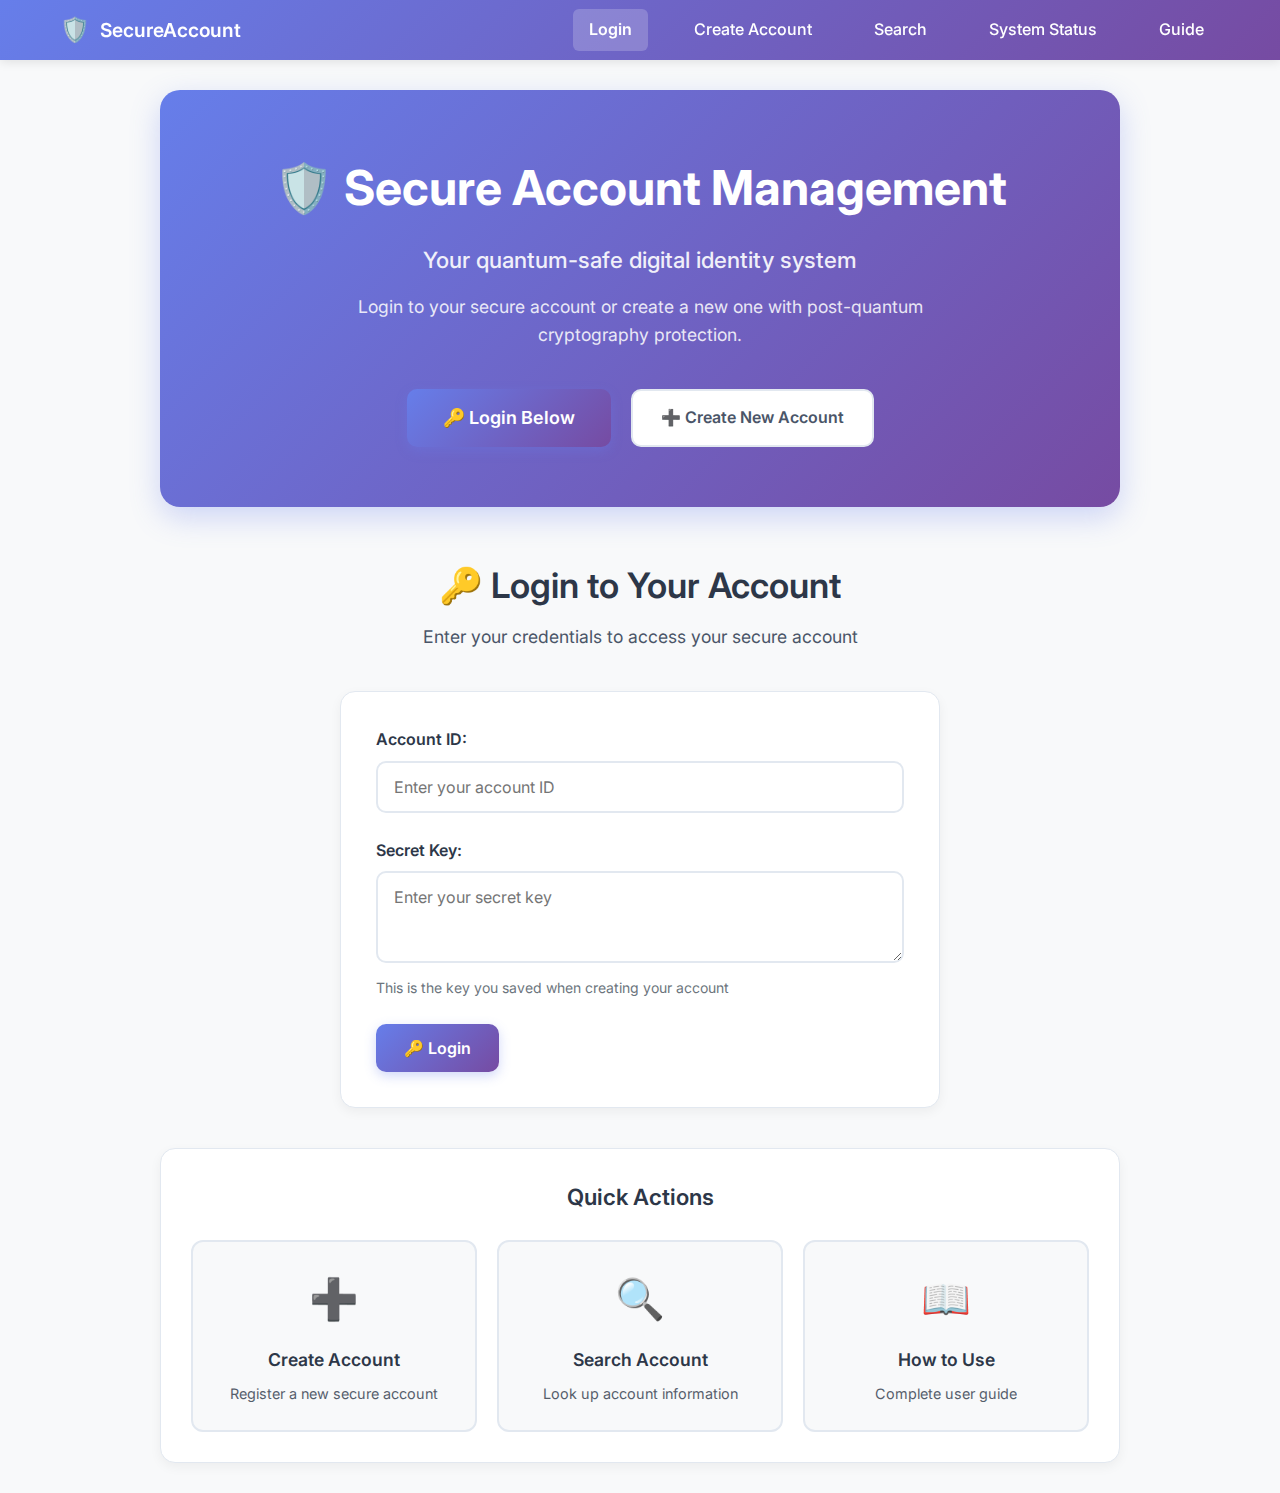
<file: Docs/index.html>
<!-- frontend/index.html - Landing/Login Page -->
<!DOCTYPE html>
<html lang="en">
<head>
    <meta charset="UTF-8">
    <meta name="viewport" content="width=device-width, initial-scale=1.0">
    <title>SecureAccount - Login</title>
    <link rel="stylesheet" href="style.css">
    <link href="https://fonts.googleapis.com/css2?family=Inter:wght@300;400;500;600;700&display=swap" rel="stylesheet">
</head>
<body>
    <!-- Top Navigation -->
    <nav class="top-nav">
        <div class="nav-container">
            <div class="nav-brand">
                <span class="brand-icon">🛡️</span>
                <span class="brand-text">SecureAccount</span>
            </div>
            <div class="nav-menu">
                <a href="index.html" class="nav-item active">Login</a>
                <a href="create.html" class="nav-item">Create Account</a>
                <a href="search.html" class="nav-item">Search</a>
                <a href="status.html" class="nav-item">System Status</a>
                <a href="guide.html" class="nav-item">Guide</a>
            </div>
        </div>
    </nav>

    <div class="container">
        <!-- Hero Section -->
        <div class="hero-section">
            <h1>🛡️ Secure Account Management</h1>
            <p class="hero-subtitle">Your quantum-safe digital identity system</p>
            <p class="hero-description">Login to your secure account or create a new one with post-quantum cryptography protection.</p>
            
            <div class="hero-actions">
                <button onclick="scrollToLogin()" class="btn-primary large">🔑 Login Below</button>
                <a href="create.html" class="btn-secondary large">➕ Create New Account</a>
            </div>
        </div>

        <!-- Login Page -->
        <div class="page">
            <div class="page-header">
                <h1>🔑 Login to Your Account</h1>
                <p>Enter your credentials to access your secure account</p>
            </div>
            
            <div class="form-card">
                <div id="login-form-section">
                    <div class="form-group">
                        <label for="login-account-id">Account ID:</label>
                        <input type="text" id="login-account-id" placeholder="Enter your account ID">
                    </div>
                    <div class="form-group">
                        <label for="login-secret-key">Secret Key:</label>
                        <textarea id="login-secret-key" placeholder="Enter your secret key" rows="3"></textarea>
                        <small>This is the key you saved when creating your account</small>
                    </div>
                    <button onclick="startLogin()" class="btn-primary" id="login-btn">
                        <span class="btn-text">🔑 Login</span>
                        <span class="btn-loading hidden">⏳ Processing...</span>
                    </button>
                </div>

                <!-- Login Progress -->
                <div id="login-progress" class="progress-section hidden">
                    <h3>🔄 Authenticating...</h3>
                    <div class="progress-steps">
                        <div class="progress-step" id="step-verify">
                            <div class="step-icon">⏳</div>
                            <div class="step-text">Verifying account...</div>
                        </div>
                        <div class="progress-step" id="step-challenge">
                            <div class="step-icon">⏳</div>
                            <div class="step-text">Creating security challenge...</div>
                        </div>
                        <div class="progress-step" id="step-sign">
                            <div class="step-icon">⏳</div>
                            <div class="step-text">Signing challenge...</div>
                        </div>
                        <div class="progress-step" id="step-authenticate">
                            <div class="step-icon">⏳</div>
                            <div class="step-text">Authenticating...</div>
                        </div>
                    </div>
                </div>

                <!-- Login Success -->
                <div id="login-success" class="result-section success-box hidden">
                    <div class="result-icon">🎉</div>
                    <h3>Login Successful!</h3>
                    <p>You have been successfully authenticated with your account.</p>
                    <div class="account-summary">
                        <div class="summary-row">
                            <strong>Account ID:</strong> <span id="login-success-id"></span>
                        </div>
                    </div>
                    <button onclick="resetLogin()" class="btn-secondary">🔑 Login Again</button>
                </div>
                
                <!-- Login Failed -->
                <div id="login-failed" class="result-section error-box hidden">
                    <div class="result-icon">❌</div>
                    <h3>Login Failed</h3>
                    <p>The account credentials could not be verified. Please check your Account ID and Secret Key.</p>
                    <button onclick="resetLogin()" class="btn-secondary">🔄 Try Again</button>
                </div>
            </div>
        </div>

        <!-- Quick Links -->
        <div class="quick-links">
            <h3>Quick Actions</h3>
            <div class="links-grid">
                <a href="create.html" class="link-card">
                    <div class="link-icon">➕</div>
                    <h4>Create Account</h4>
                    <p>Register a new secure account</p>
                </a>
                <a href="search.html" class="link-card">
                    <div class="link-icon">🔍</div>
                    <h4>Search Account</h4>
                    <p>Look up account information</p>
                </a>
                <a href="guide.html" class="link-card">
                    <div class="link-icon">📖</div>
                    <h4>How to Use</h4>
                    <p>Complete user guide</p>
                </a>
            </div>
        </div>
    </div>

    <script>
        const API_BASE = 'http://localhost:5000/api';
        
        // Scroll to login section
        function scrollToLogin() {
            document.querySelector('.page-header').scrollIntoView({ behavior: 'smooth' });
        }
        
        // Simple utility functions
        function setButtonLoading(buttonId, isLoading) {
            const button = document.getElementById(buttonId);
            if (button) {
                if (isLoading) {
                    button.classList.add('loading');
                    button.disabled = true;
                } else {
                    button.classList.remove('loading');
                    button.disabled = false;
                }
            }
        }

        function updateProgressStep(stepId, status) {
            const step = document.getElementById(stepId);
            if (step) {
                step.className = `progress-step ${status}`;
                const icon = step.querySelector('.step-icon');
                if (status === 'completed') {
                    icon.textContent = '✅';
                } else if (status === 'active') {
                    icon.textContent = '⏳';
                } else {
                    icon.textContent = '⏳';
                }
            }
        }

        function sleep(ms) {
            return new Promise(resolve => setTimeout(resolve, ms));
        }

        function resetLogin() {
            // Show form, hide results
            document.getElementById('login-form-section').style.display = 'block';
            document.getElementById('login-progress').classList.add('hidden');
            document.getElementById('login-success').classList.add('hidden');
            document.getElementById('login-failed').classList.add('hidden');
            
            // Reset progress steps
            ['step-verify', 'step-challenge', 'step-sign', 'step-authenticate'].forEach(stepId => {
                const step = document.getElementById(stepId);
                if (step) {
                    step.className = 'progress-step';
                    step.querySelector('.step-icon').textContent = '⏳';
                }
            });
            
            // Clear form
            document.getElementById('login-account-id').value = '';
            document.getElementById('login-secret-key').value = '';
        }

        async function startLogin() {
            const accountId = document.getElementById('login-account-id').value.trim();
            const secretKey = document.getElementById('login-secret-key').value.trim();
            
            if (!accountId || !secretKey) {
                alert('Please enter both Account ID and Secret Key');
                return;
            }
            
            // Hide form and show progress
            document.getElementById('login-form-section').style.display = 'none';
            document.getElementById('login-progress').classList.remove('hidden');
            document.getElementById('login-success').classList.add('hidden');
            document.getElementById('login-failed').classList.add('hidden');
            
            try {
                // Step 1: Verify account exists
                updateProgressStep('step-verify', 'active');
                const verifyResponse = await fetch(`${API_BASE}/get_did/${encodeURIComponent(accountId)}`);
                const verifyData = await verifyResponse.json();
                
                if (!verifyData.success) {
                    throw new Error('Account not found');
                }
                
                updateProgressStep('step-verify', 'completed');
                await sleep(800);
                
                // Step 2: Create challenge
                updateProgressStep('step-challenge', 'active');
                const challengeResponse = await fetch(`${API_BASE}/create_challenge`, {
                    method: 'POST',
                    headers: { 'Content-Type': 'application/json' },
                    body: JSON.stringify({ did: accountId })
                });
                
                const challengeData = await challengeResponse.json();
                if (!challengeData.success) {
                    throw new Error('Failed to create security challenge');
                }
                
                updateProgressStep('step-challenge', 'completed');
                await sleep(800);
                
                // Step 3: Sign challenge
                updateProgressStep('step-sign', 'active');
                const signResponse = await fetch(`${API_BASE}/sign_challenge`, {
                    method: 'POST',
                    headers: { 'Content-Type': 'application/json' },
                    body: JSON.stringify({
                        challenge: challengeData.challenge,
                        private_key: secretKey
                    })
                });
                
                const signData = await signResponse.json();
                if (!signData.success) {
                    throw new Error('Failed to sign challenge - check your Secret Key');
                }
                
                updateProgressStep('step-sign', 'completed');
                await sleep(800);
                
                // Step 4: Authenticate
                updateProgressStep('step-authenticate', 'active');
                const authResponse = await fetch(`${API_BASE}/authenticate`, {
                    method: 'POST',
                    headers: { 'Content-Type': 'application/json' },
                    body: JSON.stringify({
                        challenge_id: challengeData.challenge_id,
                        signature: signData.signature
                    })
                });
                
                const authData = await authResponse.json();
                if (!authData.success) {
                    throw new Error('Authentication verification failed');
                }
                
                updateProgressStep('step-authenticate', 'completed');
                await sleep(800);
                
                // Hide progress and show result
                document.getElementById('login-progress').classList.add('hidden');
                
                if (authData.authenticated) {
                    document.getElementById('login-success').classList.remove('hidden');
                    document.getElementById('login-success-id').textContent = accountId;
                } else {
                    document.getElementById('login-failed').classList.remove('hidden');
                }
                
            } catch (error) {
                // Hide progress and show error
                document.getElementById('login-progress').classList.add('hidden');
                document.getElementById('login-failed').classList.remove('hidden');
                console.error('Login failed:', error.message);
            }
        }

        // Auto-fill from URL parameters or localStorage
        window.onload = function() {
            // First try URL parameters (from create page redirect)
            const params = new URLSearchParams(window.location.search);
            let accountId = params.get('account_id');
            let secretKey = params.get('secret_key');
            
            // If no URL params, try localStorage
            if (!accountId || !secretKey) {
                try {
                    accountId = localStorage.getItem('last_account_id');
                    secretKey = localStorage.getItem('last_secret_key');
                } catch (e) {
                    console.log('Cannot read from localStorage:', e);
                }
            }
            
            if (accountId) {
                document.getElementById('login-account-id').value = accountId;
            }
            if (secretKey) {
                document.getElementById('login-secret-key').value = secretKey;
            }
        }
    </script>
</body>
</html>
</file>
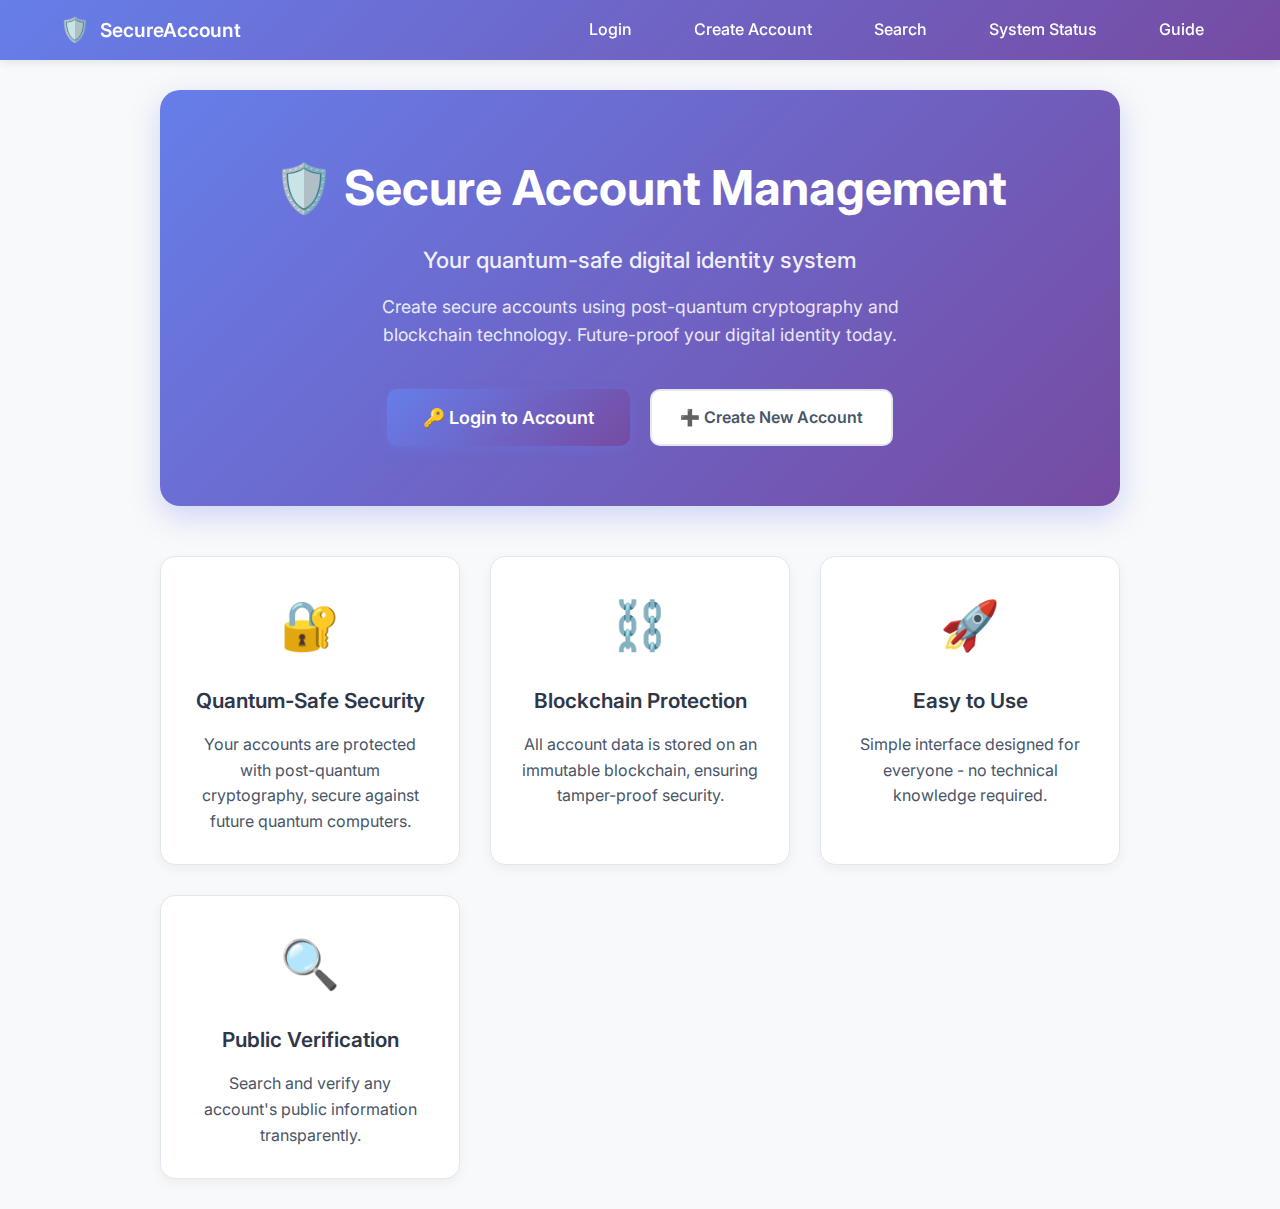
<file: frontend/index.html>
<!-- frontend/index.html -->
<!DOCTYPE html>
<html lang="en">
<head>
    <meta charset="UTF-8">
    <meta name="viewport" content="width=device-width, initial-scale=1.0">
    <title>Secure Account Management System</title>
    <link rel="stylesheet" href="style.css">
    <link href="https://fonts.googleapis.com/css2?family=Inter:wght@300;400;500;600;700&display=swap" rel="stylesheet">
</head>
<body>
    <!-- Top Navigation -->
    <nav class="top-nav">
        <div class="nav-container">
            <div class="nav-brand" onclick="showPage('home')">
                <span class="brand-icon">🛡️</span>
                <span class="brand-text">SecureAccount</span>
            </div>
            <div class="nav-menu">
                <a href="#" onclick="showPage('login')" class="nav-item">Login</a>
                <a href="#" onclick="showPage('create')" class="nav-item">Create Account</a>
                <a href="#" onclick="showPage('search')" class="nav-item">Search</a>
                <a href="#" onclick="showPage('status')" class="nav-item">System Status</a>
                <a href="#" onclick="showPage('guide')" class="nav-item">Guide</a>
            </div>
            <div class="nav-toggle" onclick="toggleMobileMenu()">
                <span></span>
                <span></span>
                <span></span>
            </div>
        </div>
    </nav>

    <div class="container">
        <!-- Home Page -->
        <div id="home-page" class="page">
            <div class="hero-section">
                <h1>🛡️ Secure Account Management</h1>
                <p class="hero-subtitle">Your quantum-safe digital identity system</p>
                <p class="hero-description">Create secure accounts using post-quantum cryptography and blockchain technology. Future-proof your digital identity today.</p>
                
                <div class="hero-actions">
                    <button onclick="showPage('login')" class="btn-primary large">🔑 Login to Account</button>
                    <button onclick="showPage('create')" class="btn-secondary large">➕ Create New Account</button>
                </div>
            </div>
            
            <div class="features-grid">
                <div class="feature-card">
                    <div class="feature-icon">🔐</div>
                    <h3>Quantum-Safe Security</h3>
                    <p>Your accounts are protected with post-quantum cryptography, secure against future quantum computers.</p>
                </div>
                <div class="feature-card">
                    <div class="feature-icon">⛓️</div>
                    <h3>Blockchain Protection</h3>
                    <p>All account data is stored on an immutable blockchain, ensuring tamper-proof security.</p>
                </div>
                <div class="feature-card">
                    <div class="feature-icon">🚀</div>
                    <h3>Easy to Use</h3>
                    <p>Simple interface designed for everyone - no technical knowledge required.</p>
                </div>
                <div class="feature-card">
                    <div class="feature-icon">🔍</div>
                    <h3>Public Verification</h3>
                    <p>Search and verify any account's public information transparently.</p>
                </div>
            </div>
        </div>

        <!-- Login Page -->
        <div id="login-page" class="page hidden">
            <div class="page-header">
                <h1>🔑 Login to Your Account</h1>
                <p>Enter your credentials to access your secure account</p>
            </div>
            
            <div class="form-card">
                <div id="login-form-section">
                    <div class="form-group">
                        <label for="login-account-id">Account ID:</label>
                        <input type="text" id="login-account-id" placeholder="Enter your account ID">
                    </div>
                    <div class="form-group">
                        <label for="login-secret-key">Secret Key:</label>
                        <textarea id="login-secret-key" placeholder="Enter your secret key" rows="3"></textarea>
                        <small>This is the key you saved when creating your account</small>
                    </div>
                    <button onclick="startLogin()" class="btn-primary" id="login-btn">
                        <span class="btn-text">🔑 Login</span>
                        <span class="btn-loading hidden">⏳ Processing...</span>
                    </button>
                </div>

                <!-- Login Progress -->
                <div id="login-progress" class="progress-section hidden">
                    <h3>🔄 Authenticating...</h3>
                    <div class="progress-steps">
                        <div class="progress-step" id="step-verify">
                            <div class="step-icon">⏳</div>
                            <div class="step-text">Verifying account...</div>
                        </div>
                        <div class="progress-step" id="step-challenge">
                            <div class="step-icon">⏳</div>
                            <div class="step-text">Creating security challenge...</div>
                        </div>
                        <div class="progress-step" id="step-sign">
                            <div class="step-icon">⏳</div>
                            <div class="step-text">Signing challenge...</div>
                        </div>
                        <div class="progress-step" id="step-authenticate">
                            <div class="step-icon">⏳</div>
                            <div class="step-text">Authenticating...</div>
                        </div>
                    </div>
                </div>

                <!-- Login Success -->
                <div id="login-success" class="result-section success-box hidden">
                    <div class="result-icon">🎉</div>
                    <h3>Login Successful!</h3>
                    <p>You have been successfully authenticated with your account.</p>
                    <div class="account-summary">
                        <div class="summary-row">
                            <strong>Account ID:</strong> <span id="login-success-id"></span>
                        </div>
                    </div>
                    <button onclick="resetLogin()" class="btn-secondary">🔑 Login Again</button>
                </div>
                
                <!-- Login Failed -->
                <div id="login-failed" class="result-section error-box hidden">
                    <div class="result-icon">❌</div>
                    <h3>Login Failed</h3>
                    <p>The account credentials could not be verified. Please check your Account ID and Secret Key.</p>
                    <button onclick="resetLogin()" class="btn-secondary">🔄 Try Again</button>
                </div>
            </div>
        </div>

        <!-- Create Account Page -->
        <div id="create-page" class="page hidden">
            <div class="page-header">
                <h1>➕ Create New Account</h1>
                <p>Register a new secure account with quantum-safe encryption</p>
            </div>
            
            <div class="form-card">
                <div id="create-form-section">
                    <form id="create-form">
                        <div class="form-group">
                            <label for="create-username">Full Name:</label>
                            <input type="text" id="create-username" name="username" required placeholder="Enter your full name">
                        </div>
                        <div class="form-group">
                            <label for="create-email">Email Address:</label>
                            <input type="email" id="create-email" name="email" required placeholder="your@email.com">
                        </div>
                        <div class="form-group">
                            <label for="create-organization">Organization (Optional):</label>
                            <input type="text" id="create-organization" name="organization" placeholder="Your company or institution">
                        </div>
                        <button type="submit" class="btn-primary" id="create-btn">
                            <span class="btn-text">➕ Create Account</span>
                            <span class="btn-loading hidden">⏳ Creating...</span>
                        </button>
                    </form>
                </div>
                
                <!-- Account Created Successfully -->
                <div id="account-created" class="result-section success-box hidden">
                    <div class="result-icon">🎉</div>
                    <h3>Account Created Successfully!</h3>
                    <p><strong>Your secure account has been created.</strong> Please save the information below:</p>
                    
                    <div class="account-info">
                        <div class="info-box">
                            <label><strong>Your Account ID:</strong></label>
                            <div class="copy-field">
                                <input type="text" id="created-account-id" readonly>
                                <button onclick="copyToClipboard('created-account-id')" class="copy-btn">📋 Copy</button>
                            </div>
                        </div>
                        
                        <div class="info-box">
                            <label><strong>Your Secret Key:</strong></label>
                            <div class="copy-field">
                                <textarea id="created-secret-key" readonly rows="3"></textarea>
                                <button onclick="copyToClipboard('created-secret-key')" class="copy-btn">📋 Copy</button>
                            </div>
                        </div>
                    </div>
                    
                    <div class="warning-box">
                        <h4>⚠️ IMPORTANT - Save These Credentials:</h4>
                        <ul>
                            <li><strong>Keep your Secret Key safe</strong> - you need it to login</li>
                            <li><strong>Copy both credentials</strong> before leaving this page</li>
                            <li><strong>No one else can access your account</strong> without these</li>
                        </ul>
                    </div>
                    
                    <div class="action-buttons">
                        <button onclick="useNewAccount()" class="btn-primary">🔑 Login with New Account</button>
                        <button onclick="resetCreateAccount()" class="btn-secondary">➕ Create Another</button>
                        <button onclick="toggleTechnicalDetails()" class="btn-tertiary">🔍 Show Technical Details</button>
                    </div>
                    
                    <div id="technical-details" class="technical-info hidden">
                        <h4>Technical Information:</h4>
                        <div class="code-block">
                            <pre id="account-document"></pre>
                        </div>
                    </div>
                </div>
            </div>
        </div>

        <!-- Search Page -->
        <div id="search-page" class="page hidden">
            <div class="page-header">
                <h1>🔍 Search Account</h1>
                <p>Look up public information for any account</p>
            </div>
            
            <div class="form-card">
                <div id="search-form-section">
                    <div class="form-group">
                        <label for="search-account-id">Account ID:</label>
                        <div class="input-with-button">
                            <input type="text" id="search-account-id" placeholder="Enter account ID to search">
                            <button onclick="searchAccount()" class="btn-primary" id="search-btn">
                                <span class="btn-text">🔍 Search</span>
                                <span class="btn-loading hidden">⏳ Searching...</span>
                            </button>
                        </div>
                    </div>
                </div>
                
                <!-- Account Found -->
                <div id="account-found" class="result-section info-box hidden">
                    <div class="result-icon">👤</div>
                    <h3>Account Information</h3>
                    <div class="account-details">
                        <div class="detail-row">
                            <strong>Name:</strong> <span id="search-name">-</span>
                        </div>
                        <div class="detail-row">
                            <strong>Email:</strong> <span id="search-email">-</span>
                        </div>
                        <div class="detail-row">
                            <strong>Organization:</strong> <span id="search-org">-</span>
                        </div>
                        <div class="detail-row">
                            <strong>Account Created:</strong> <span id="search-created">-</span>
                        </div>
                    </div>
                    <button onclick="toggleSearchTechnical()" class="btn-tertiary">🔍 Show Technical Details</button>
                    <div id="search-technical" class="technical-info hidden">
                        <div class="code-block">
                            <pre id="search-document"></pre>
                        </div>
                    </div>
                </div>
                
                <!-- Account Not Found -->
                <div id="account-not-found" class="result-section error-box hidden">
                    <div class="result-icon">❌</div>
                    <h3>Account Not Found</h3>
                    <p>No account exists with the provided Account ID. Please check the ID and try again.</p>
                    <button onclick="clearSearch()" class="btn-secondary">🔄 Search Again</button>
                </div>
            </div>
        </div>

        <!-- System Status Page -->
        <div id="status-page" class="page hidden">
            <div class="page-header">
                <h1>📊 System Status</h1>
                <p>Network information and blockchain status</p>
            </div>
            
            <div class="form-card">
                <div class="status-grid">
                    <div class="status-card">
                        <div class="status-number" id="total-accounts">0</div>
                        <div class="status-label">Total Accounts</div>
                    </div>
                    <div class="status-card">
                        <div class="status-number" id="total-blocks">0</div>
                        <div class="status-label">Network Blocks</div>
                    </div>
                    <div class="status-card">
                        <div class="status-indicator" id="network-status">🟢 Online</div>
                        <div class="status-label">Network Status</div>
                    </div>
                    <div class="status-card">
                        <div class="status-indicator" id="chain-validity">✅ Valid</div>
                        <div class="status-label">Chain Validity</div>
                    </div>
                </div>
                
                <div class="action-buttons">
                    <button onclick="refreshSystemStatus()" class="btn-secondary" id="refresh-btn">
                        <span class="btn-text">🔄 Refresh Status</span>
                        <span class="btn-loading hidden">⏳ Loading...</span>
                    </button>
                    <button onclick="toggleSystemTechnical()" class="btn-tertiary">🔍 Show Network Details</button>
                </div>
                
                <div id="system-technical" class="technical-info hidden">
                    <h4>Network Information:</h4>
                    <div class="code-block">
                        <pre id="network-details"></pre>
                    </div>
                </div>
            </div>
        </div>

        <!-- Guide Page -->
        <div id="guide-page" class="page hidden">
            <div class="page-header">
                <h1>📖 How to Use This System</h1>
                <p>Complete guide for managing your secure accounts</p>
            </div>
            
            <div class="guide-content">
                <div class="guide-intro">
                    <h2>Welcome to SecureAccount! 👋</h2>
                    <p class="intro-text">This system helps you create and manage <strong>quantum-safe digital accounts</strong>. Your accounts are protected with advanced encryption that will remain secure even when quantum computers become available.</p>
                    
                    <div class="quick-start">
                        <h3>🚀 Quick Start</h3>
                        <div class="quick-steps">
                            <div class="quick-step">
                                <span class="step-num">1</span>
                                <span class="step-text">Create your account</span>
                            </div>
                            <div class="quick-step">
                                <span class="step-num">2</span>
                                <span class="step-text">Save your credentials</span>
                            </div>
                            <div class="quick-step">
                                <span class="step-num">3</span>
                                <span class="step-text">Login anytime</span>
                            </div>
                        </div>
                    </div>
                </div>
                
                <div class="guide-section">
                    <div class="guide-icon">➕</div>
                    <div class="guide-text">
                        <h2>Creating Your Account</h2>
                        <p class="section-intro">Setting up a new secure account is simple:</p>
                        <div class="step-list">
                            <div class="step">
                                <span class="step-number">1</span>
                                <div class="step-content">
                                    <h4>Go to Create Account</h4>
                                    <p>Click <strong>"Create Account"</strong> in the navigation menu</p>
                                </div>
                            </div>
                            <div class="step">
                                <span class="step-number">2</span>
                                <div class="step-content">
                                    <h4>Fill Your Information</h4>
                                    <p>Enter your <strong>full name</strong>, <strong>email address</strong>, and optionally your organization</p>
                                </div>
                            </div>
                            <div class="step">
                                <span class="step-number">3</span>
                                <div class="step-content">
                                    <h4>Create Account</h4>
                                    <p>Click <strong>"Create Account"</strong> button and wait for processing</p>
                                </div>
                            </div>
                            <div class="step critical">
                                <span class="step-number">⚠️</span>
                                <div class="step-content">
                                    <h4>SAVE YOUR CREDENTIALS!</h4>
                                    <p><strong>CRITICAL:</strong> Copy both your <strong>Account ID</strong> and <strong>Secret Key</strong>. You need these to login!</p>
                                </div>
                            </div>
                        </div>
                    </div>
                </div>
                
                <div class="guide-section">
                    <div class="guide-icon">🔑</div>
                    <div class="guide-text">
                        <h2>Logging Into Your Account</h2>
                        <p class="section-intro">Access your account securely:</p>
                        <div class="step-list">
                            <div class="step">
                                <span class="step-number">1</span>
                                <div class="step-content">
                                    <h4>Go to Login</h4>
                                    <p>Click <strong>"Login"</strong> in the navigation menu</p>
                                </div>
                            </div>
                            <div class="step">
                                <span class="step-number">2</span>
                                <div class="step-content">
                                    <h4>Enter Your Credentials</h4>
                                    <p>Paste your <strong>Account ID</strong> and <strong>Secret Key</strong></p>
                                </div>
                            </div>
                            <div class="step">
                                <span class="step-number">3</span>
                                <div class="step-content">
                                    <h4>Automatic Authentication</h4>
                                    <p>The system will automatically verify your identity using quantum-safe cryptography</p>
                                </div>
                            </div>
                            <div class="step">
                                <span class="step-number">✅</span>
                                <div class="step-content">
                                    <h4>Login Success</h4>
                                    <p>You'll see <strong>"Login Successful!"</strong> when authenticated</p>
                                </div>
                            </div>
                        </div>
                    </div>
                </div>
                
                <div class="guide-section">
                    <div class="guide-icon">🔍</div>
                    <div class="guide-text">
                        <h2>Searching for Accounts</h2>
                        <p class="section-intro">Look up public information about any account:</p>
                        <div class="step-list">
                            <div class="step">
                                <span class="step-number">1</span>
                                <div class="step-content">
                                    <h4>Go to Search</h4>
                                    <p>Click <strong>"Search"</strong> in the navigation menu</p>
                                </div>
                            </div>
                            <div class="step">
                                <span class="step-number">2</span>
                                <div class="step-content">
                                    <h4>Enter Account ID</h4>
                                    <p>Paste any <strong>Account ID</strong> you want to look up</p>
                                </div>
                            </div>
                            <div class="step">
                                <span class="step-number">3</span>
                                <div class="step-content">
                                    <h4>View Public Info</h4>
                                    <p>See the account's <strong>name</strong>, <strong>email</strong>, <strong>organization</strong>, and <strong>creation date</strong></p>
                                </div>
                            </div>
                        </div>
                        <div class="info-note">
                            <strong>Note:</strong> Only public information is shown. Secret keys are never displayed for security.
                        </div>
                    </div>
                </div>
                
                <div class="guide-section">
                    <div class="guide-icon">📊</div>
                    <div class="guide-text">
                        <h2>Checking System Status</h2>
                        <p class="section-intro">Monitor the network and blockchain:</p>
                        <div class="feature-grid">
                            <div class="feature">
                                <h4>Total Accounts</h4>
                                <p>Number of accounts created in the system</p>
                            </div>
                            <div class="feature">
                                <h4>Network Blocks</h4>
                                <p>Total blocks in the blockchain</p>
                            </div>
                            <div class="feature">
                                <h4>Network Status</h4>
                                <p>Whether the system is online and functioning</p>
                            </div>
                            <div class="feature">
                                <h4>Chain Validity</h4>
                                <p>Whether the blockchain is valid and secure</p>
                            </div>
                        </div>
                    </div>
                </div>
                
                <div class="security-tips">
                    <h2>🛡️ Security Best Practices</h2>
                    <div class="tips-grid">
                        <div class="tip-card important">
                            <div class="tip-icon">🔐</div>
                            <h3>Keep Your Secret Key Safe</h3>
                            <p><strong>NEVER share your Secret Key</strong> with anyone. It's like your password but much more secure.</p>
                        </div>
                        <div class="tip-card">
                            <div class="tip-icon">📋</div>
                            <h3>Copy Your Credentials</h3>
                            <p><strong>Always copy and save</strong> both your Account ID and Secret Key when creating an account.</p>
                        </div>
                        <div class="tip-card">
                            <div class="tip-icon">🔒</div>
                            <h3>Quantum-Safe Security</h3>
                            <p>Your accounts use <strong>post-quantum cryptography</strong> - secure against future quantum computers.</p>
                        </div>
                        <div class="tip-card">
                            <div class="tip-icon">⛓️</div>
                            <h3>Blockchain Protection</h3>
                            <p>All account data is stored on an <strong>immutable blockchain</strong> - tamper-proof and transparent.</p>
                        </div>
                    </div>
                </div>
                
                <div class="help-section">
                    <h2>❓ Need Help?</h2>
                    <div class="help-content">
                        <p><strong>If you're having trouble:</strong></p>
                        <ul class="help-list">
                            <li>Make sure you've copied your credentials correctly</li>
                            <li>Check that your Account ID starts with "did:pqc:"</li>
                            <li>Verify your Secret Key has no extra spaces</li>
                            <li>Try refreshing the page if something isn't working</li>
                        </ul>
                    </div>
                </div>
            </div>
        </div>
    </div>

    <!-- Global State -->
    <script>
        window.appState = {
            currentAccountId: null,
            currentSecretKey: null,
            authChallenge: null,
            authChallengeId: null,
            authSignature: null
        };
    </script>
    
    <script src="app.js"></script>
</body>
</html>
</file>
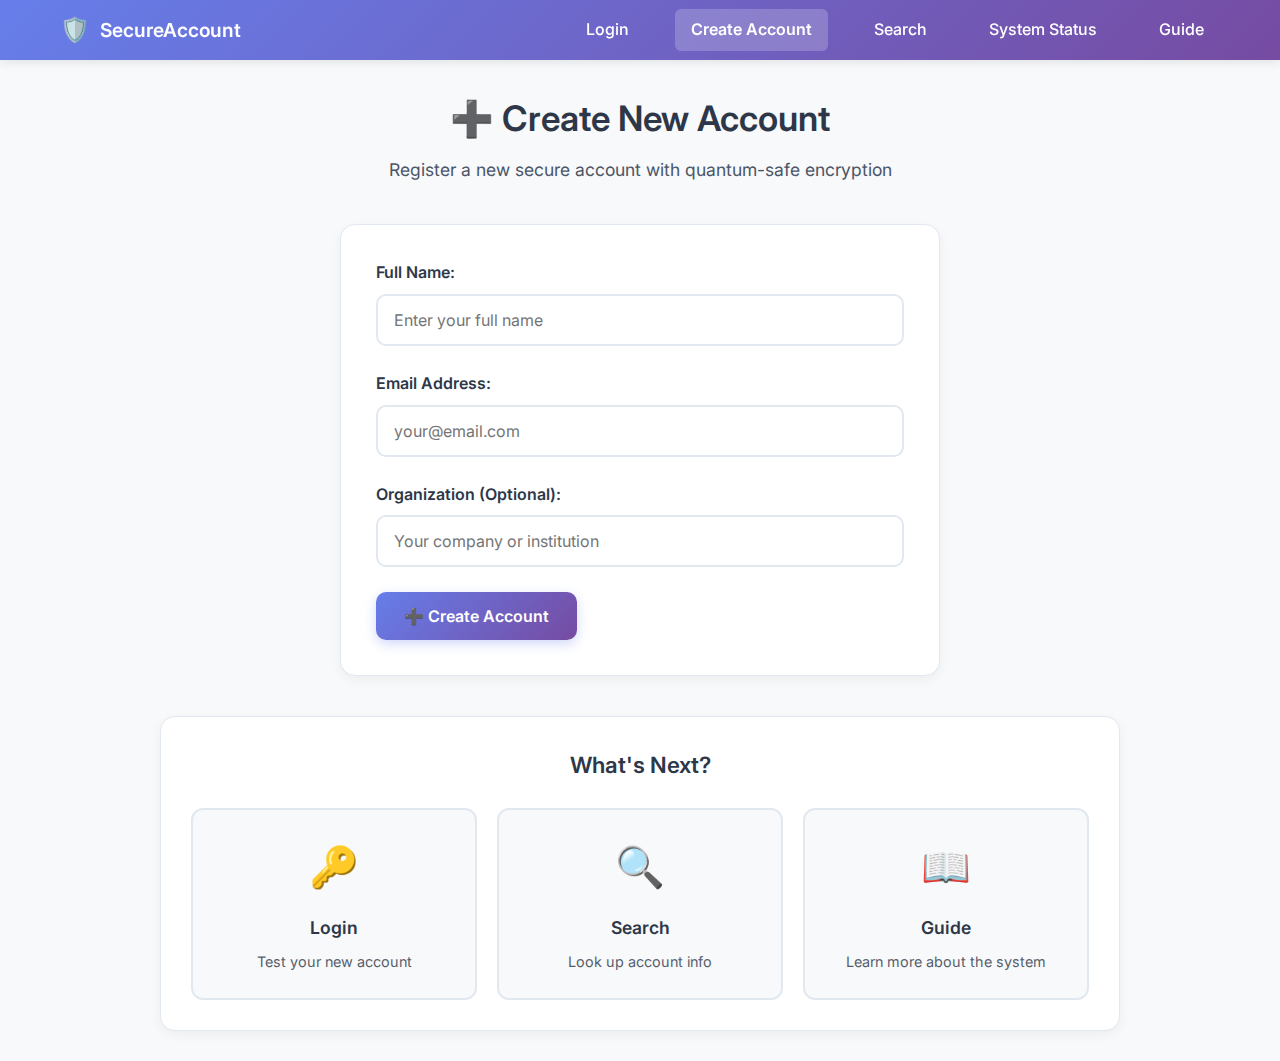
<file: Docs/create.html>
<!-- frontend/create.html - Create Account Page -->
<!DOCTYPE html>
<html lang="en">
<head>
    <meta charset="UTF-8">
    <meta name="viewport" content="width=device-width, initial-scale=1.0">
    <title>SecureAccount - Create Account</title>
    <link rel="stylesheet" href="style.css">
    <link href="https://fonts.googleapis.com/css2?family=Inter:wght@300;400;500;600;700&display=swap" rel="stylesheet">
</head>
<body>
    <!-- Top Navigation -->
    <nav class="top-nav">
        <div class="nav-container">
            <div class="nav-brand">
                <a href="index.html" style="text-decoration: none; color: inherit; display: flex; align-items: center; gap: 10px;">
                    <span class="brand-icon">🛡️</span>
                    <span class="brand-text">SecureAccount</span>
                </a>
            </div>
            <div class="nav-menu">
                <a href="index.html" class="nav-item">Login</a>
                <a href="create.html" class="nav-item active">Create Account</a>
                <a href="search.html" class="nav-item">Search</a>
                <a href="status.html" class="nav-item">System Status</a>
                <a href="guide.html" class="nav-item">Guide</a>
            </div>
        </div>
    </nav>

    <div class="container">
        <div class="page-header">
            <h1>➕ Create New Account</h1>
            <p>Register a new secure account with quantum-safe encryption</p>
        </div>
        
        <div class="form-card">
            <div id="create-form-section">
                <form id="create-form">
                    <div class="form-group">
                        <label for="create-username">Full Name:</label>
                        <input type="text" id="create-username" name="username" required placeholder="Enter your full name">
                    </div>
                    <div class="form-group">
                        <label for="create-email">Email Address:</label>
                        <input type="email" id="create-email" name="email" required placeholder="your@email.com">
                    </div>
                    <div class="form-group">
                        <label for="create-organization">Organization (Optional):</label>
                        <input type="text" id="create-organization" name="organization" placeholder="Your company or institution">
                    </div>
                    <button type="submit" class="btn-primary" id="create-btn">
                        <span class="btn-text">➕ Create Account</span>
                        <span class="btn-loading hidden">⏳ Creating...</span>
                    </button>
                </form>
            </div>
            
            <!-- Account Created Successfully -->
            <div id="account-created" class="result-section success-box hidden">
                <div class="result-icon">🎉</div>
                <h3>Account Created Successfully!</h3>
                <p><strong>Your secure account has been created.</strong> Please save the information below:</p>
                
                <div class="account-info">
                    <div class="info-box">
                        <label><strong>Your Account ID:</strong></label>
                        <div class="copy-field">
                            <input type="text" id="created-account-id" readonly>
                            <button onclick="copyToClipboard('created-account-id')" class="copy-btn">📋 Copy</button>
                        </div>
                    </div>
                    
                    <div class="info-box">
                        <label><strong>Your Secret Key:</strong></label>
                        <div class="copy-field">
                            <textarea id="created-secret-key" readonly rows="3"></textarea>
                            <button onclick="copyToClipboard('created-secret-key')" class="copy-btn">📋 Copy</button>
                        </div>
                    </div>
                </div>
                
                <div class="warning-box">
                    <h4>⚠️ IMPORTANT - Save These Credentials:</h4>
                    <ul>
                        <li><strong>Keep your Secret Key safe</strong> - you need it to login</li>
                        <li><strong>Copy both credentials</strong> before leaving this page</li>
                        <li><strong>No one else can access your account</strong> without these</li>
                    </ul>
                </div>
                
                <div class="action-buttons">
                    <button onclick="loginWithNewAccount()" class="btn-primary">🔑 Login with New Account</button>
                    <button onclick="resetCreateAccount()" class="btn-secondary">➕ Create Another</button>
                    <button onclick="toggleTechnicalDetails()" class="btn-tertiary">🔍 Show Technical Details</button>
                </div>
                
                <div id="technical-details" class="technical-info hidden">
                    <h4>Technical Information:</h4>
                    <div class="code-block">
                        <pre id="account-document"></pre>
                    </div>
                </div>
            </div>
        </div>

        <!-- Quick Links -->
        <div class="quick-links">
            <h3>What's Next?</h3>
            <div class="links-grid">
                <a href="index.html" class="link-card">
                    <div class="link-icon">🔑</div>
                    <h4>Login</h4>
                    <p>Test your new account</p>
                </a>
                <a href="search.html" class="link-card">
                    <div class="link-icon">🔍</div>
                    <h4>Search</h4>
                    <p>Look up account info</p>
                </a>
                <a href="guide.html" class="link-card">
                    <div class="link-icon">📖</div>
                    <h4>Guide</h4>
                    <p>Learn more about the system</p>
                </a>
            </div>
        </div>
    </div>

    <script>
        const API_BASE = 'http://localhost:5000/api';
        
        function setButtonLoading(buttonId, isLoading) {
            const button = document.getElementById(buttonId);
            if (button) {
                if (isLoading) {
                    button.classList.add('loading');
                    button.disabled = true;
                } else {
                    button.classList.remove('loading');
                    button.disabled = false;
                }
            }
        }

        function copyToClipboard(elementId) {
            const element = document.getElementById(elementId);
            element.select();
            element.setSelectionRange(0, 99999);
            document.execCommand('copy');
            
            const copyBtn = element.parentElement.querySelector('.copy-btn');
            if (copyBtn) {
                const originalText = copyBtn.textContent;
                copyBtn.textContent = '✅ Copied!';
                copyBtn.classList.add('copied');
                setTimeout(() => {
                    copyBtn.textContent = originalText;
                    copyBtn.classList.remove('copied');
                }, 2000);
            }
        }

        function toggleTechnicalDetails() {
            const details = document.getElementById('technical-details');
            details.classList.toggle('hidden');
        }

        function resetCreateAccount() {
            document.getElementById('create-form-section').style.display = 'block';
            document.getElementById('account-created').classList.add('hidden');
            document.getElementById('create-form').reset();
            document.getElementById('technical-details').classList.add('hidden');
        }

        function loginWithNewAccount() {
            const accountId = document.getElementById('created-account-id').value;
            const secretKey = document.getElementById('created-secret-key').value;
            
            // Redirect to login page with credentials
            window.location.href = `index.html?account_id=${encodeURIComponent(accountId)}&secret_key=${encodeURIComponent(secretKey)}`;
        }

        // Create Account Form Handler
        document.getElementById('create-form').addEventListener('submit', async (e) => {
            e.preventDefault();
            
            setButtonLoading('create-btn', true);
            
            const formData = new FormData(e.target);
            const userInfo = {
                username: formData.get('username'),
                email: formData.get('email'),
                organization: formData.get('organization') || 'Not specified'
            };
            
            try {
                const response = await fetch(`${API_BASE}/register_did`, {
                    method: 'POST',
                    headers: {
                        'Content-Type': 'application/json',
                    },
                    body: JSON.stringify({ user_info: userInfo })
                });
                
                const data = await response.json();
                
                if (data.success) {
                    // Hide form section and show success
                    document.getElementById('create-form-section').style.display = 'none';
                    document.getElementById('account-created').classList.remove('hidden');
                    
                    // Fill in the success information
                    document.getElementById('created-account-id').value = data.did;
                    document.getElementById('created-secret-key').value = data.private_key;
                    document.getElementById('account-document').textContent = JSON.stringify(data.document, null, 2);
                    
                } else {
                    alert(`Error creating account: ${data.error}`);
                }
            } catch (error) {
                alert(`Network error: ${error.message}`);
            } finally {
                setButtonLoading('create-btn', false);
            }
        });
    </script>
</body>
</html>
</file>
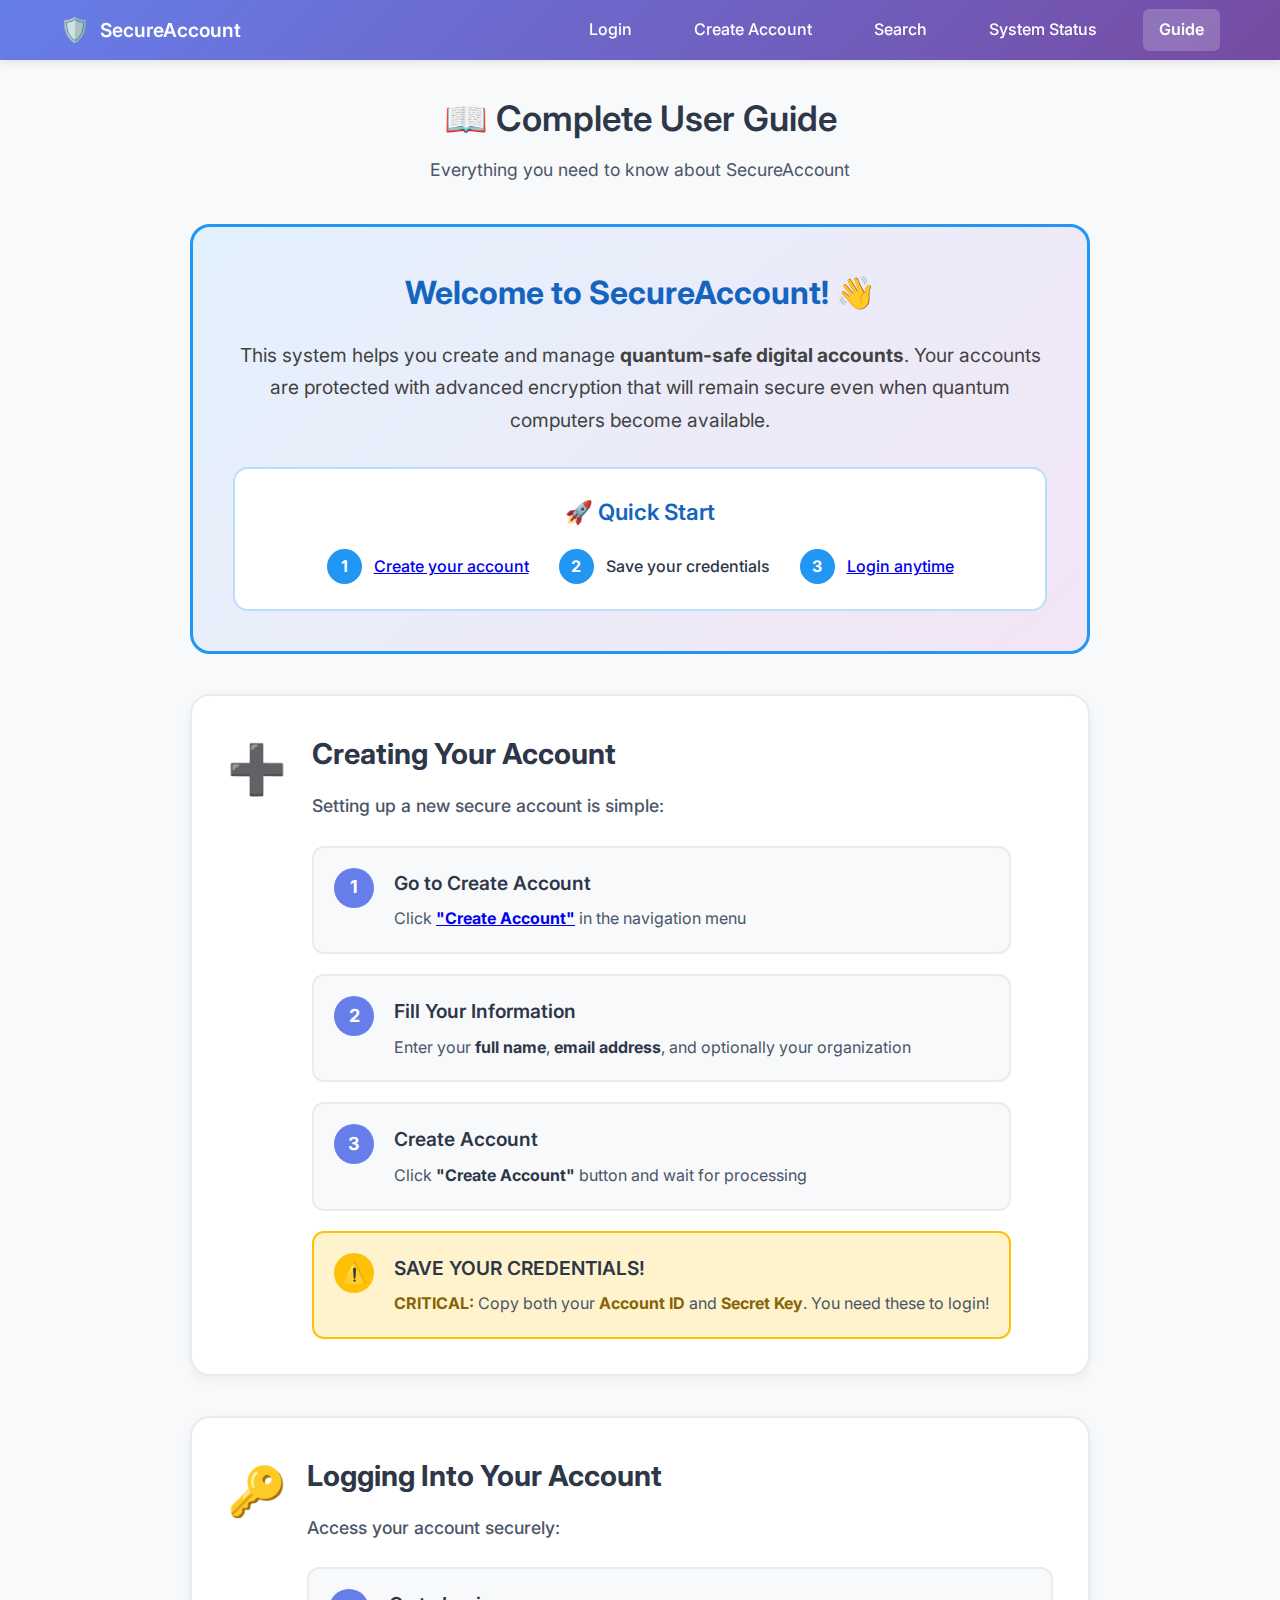
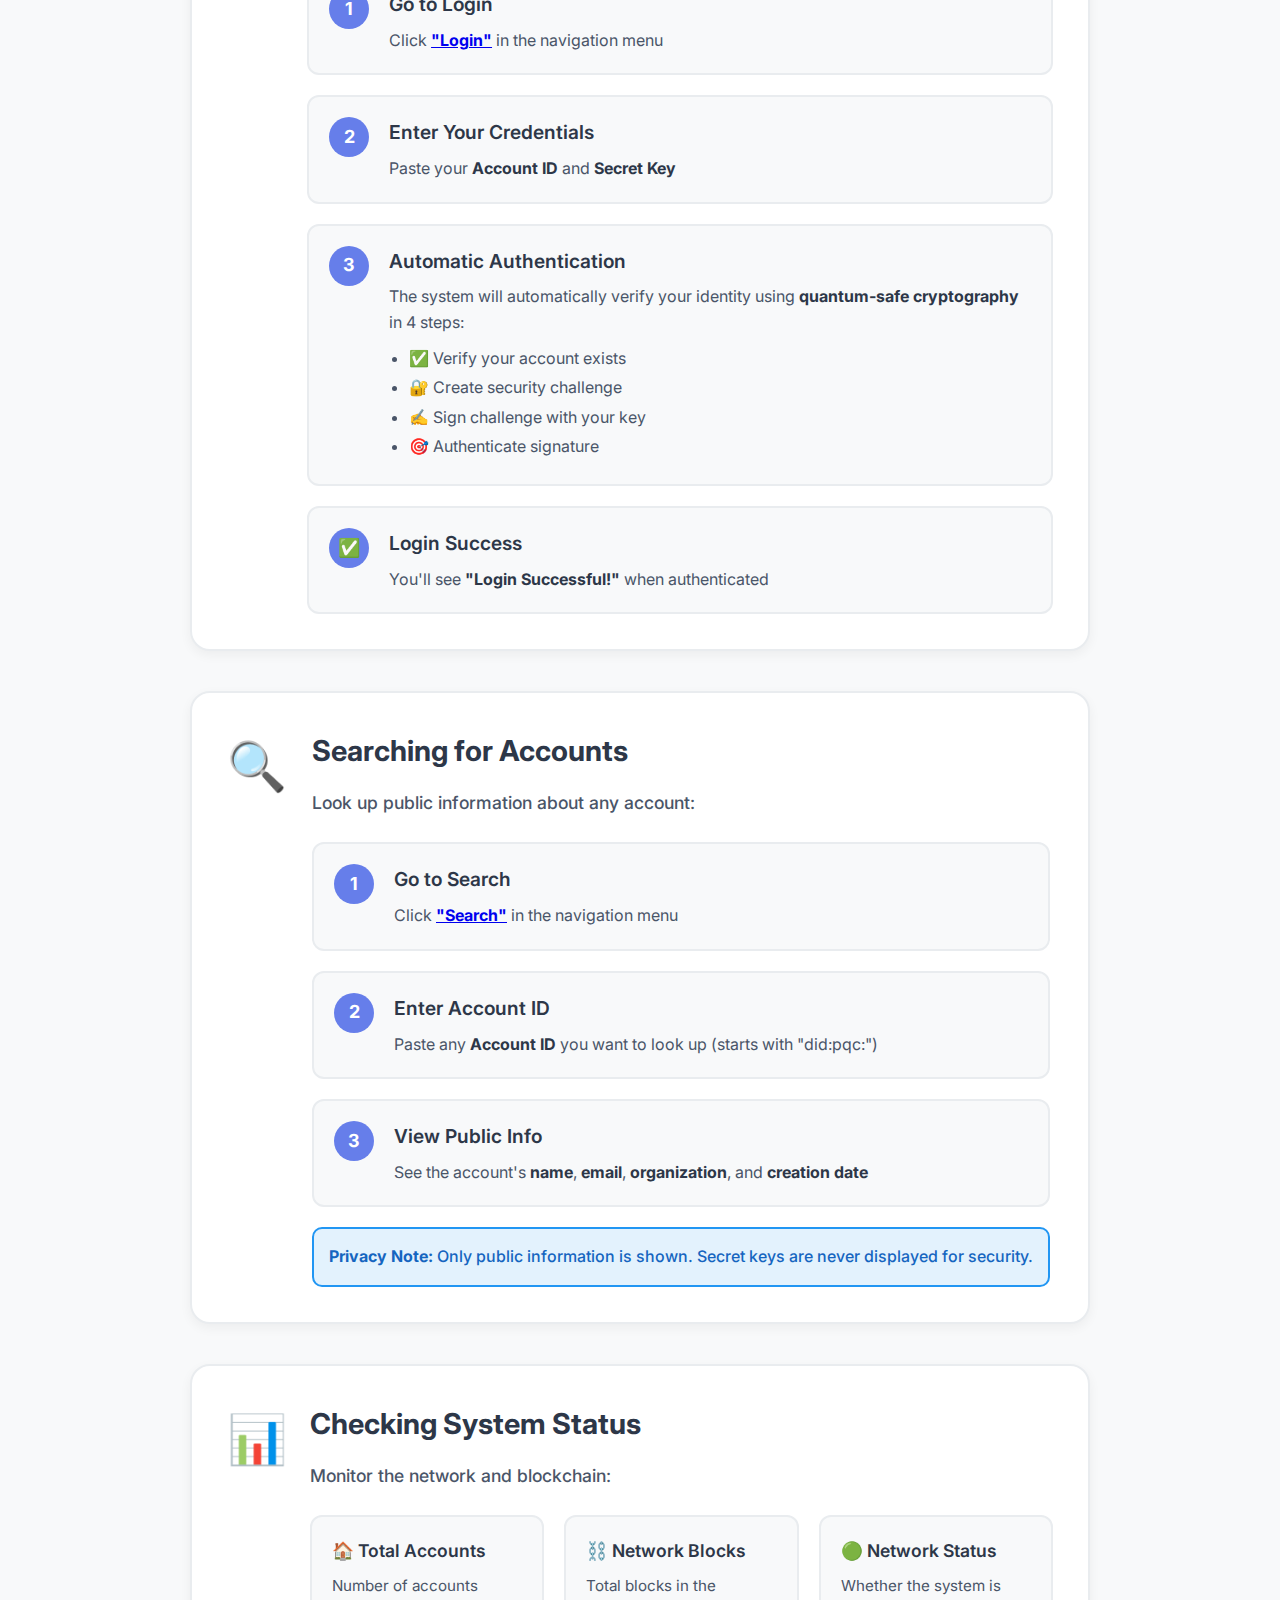
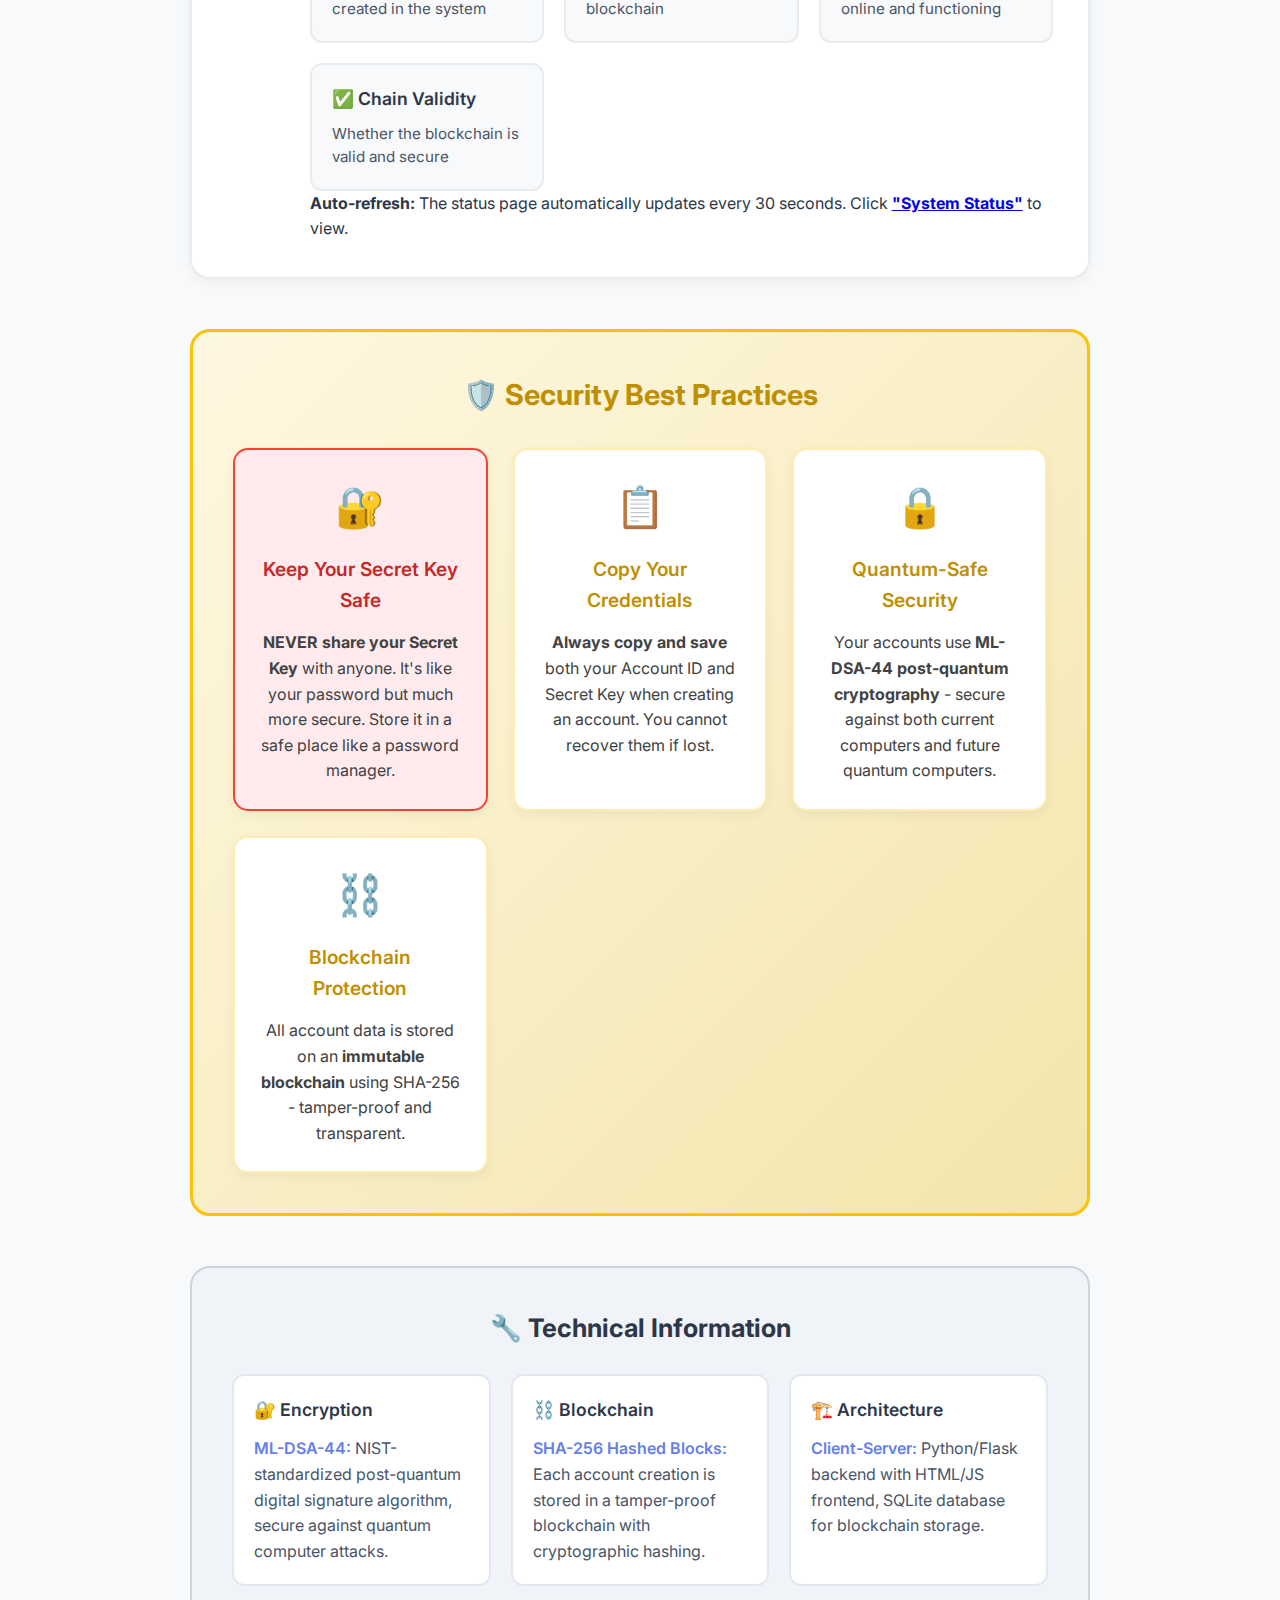
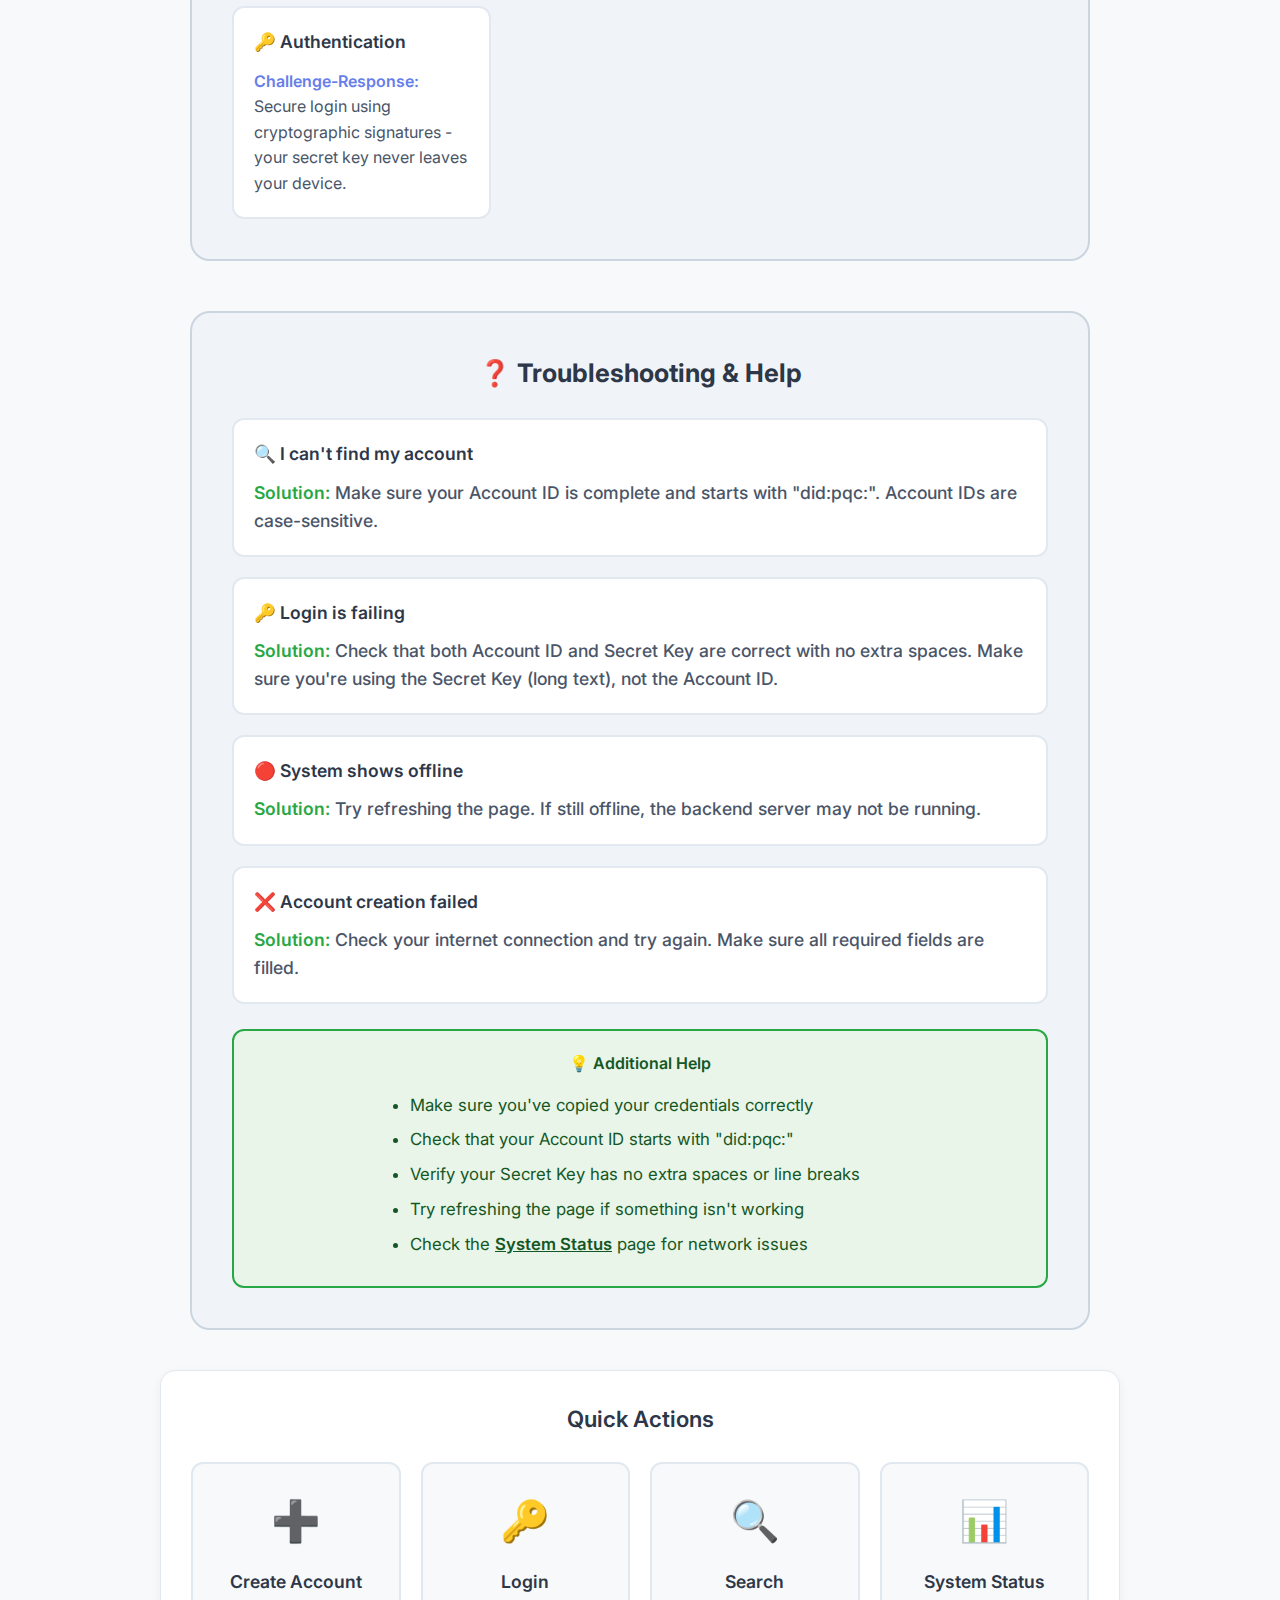
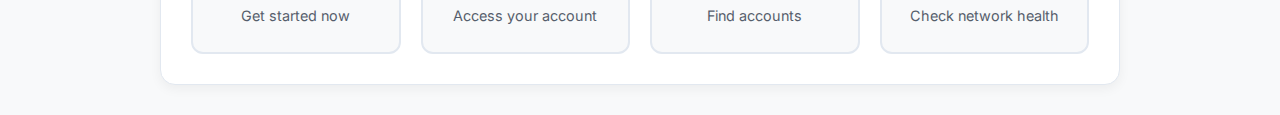
<file: Docs/guide.html>
<!-- frontend/guide.html - User Guide Page -->
<!DOCTYPE html>
<html lang="en">
<head>
    <meta charset="UTF-8">
    <meta name="viewport" content="width=device-width, initial-scale=1.0">
    <title>SecureAccount - User Guide</title>
    <link rel="stylesheet" href="style.css">
    <link href="https://fonts.googleapis.com/css2?family=Inter:wght@300;400;500;600;700&display=swap" rel="stylesheet">
</head>
<body>
    <!-- Top Navigation -->
    <nav class="top-nav">
        <div class="nav-container">
            <div class="nav-brand">
                <a href="index.html" style="text-decoration: none; color: inherit; display: flex; align-items: center; gap: 10px;">
                    <span class="brand-icon">🛡️</span>
                    <span class="brand-text">SecureAccount</span>
                </a>
            </div>
            <div class="nav-menu">
                <a href="index.html" class="nav-item">Login</a>
                <a href="create.html" class="nav-item">Create Account</a>
                <a href="search.html" class="nav-item">Search</a>
                <a href="status.html" class="nav-item">System Status</a>
                <a href="guide.html" class="nav-item active">Guide</a>
            </div>
        </div>
    </nav>

    <div class="container">
        <div class="page-header">
            <h1>📖 Complete User Guide</h1>
            <p>Everything you need to know about SecureAccount</p>
        </div>
        
        <div class="guide-content">
            <div class="guide-intro">
                <h2>Welcome to SecureAccount! 👋</h2>
                <p class="intro-text">This system helps you create and manage <strong>quantum-safe digital accounts</strong>. Your accounts are protected with advanced encryption that will remain secure even when quantum computers become available.</p>
                
                <div class="quick-start">
                    <h3>🚀 Quick Start</h3>
                    <div class="quick-steps">
                        <div class="quick-step">
                            <span class="step-num">1</span>
                            <span class="step-text"><a href="create.html">Create your account</a></span>
                        </div>
                        <div class="quick-step">
                            <span class="step-num">2</span>
                            <span class="step-text">Save your credentials</span>
                        </div>
                        <div class="quick-step">
                            <span class="step-num">3</span>
                            <span class="step-text"><a href="index.html">Login anytime</a></span>
                        </div>
                    </div>
                </div>
            </div>
            
            <div class="guide-section">
                <div class="guide-icon">➕</div>
                <div class="guide-text">
                    <h2>Creating Your Account</h2>
                    <p class="section-intro">Setting up a new secure account is simple:</p>
                    <div class="step-list">
                        <div class="step">
                            <span class="step-number">1</span>
                            <div class="step-content">
                                <h4>Go to Create Account</h4>
                                <p>Click <strong><a href="create.html">"Create Account"</a></strong> in the navigation menu</p>
                            </div>
                        </div>
                        <div class="step">
                            <span class="step-number">2</span>
                            <div class="step-content">
                                <h4>Fill Your Information</h4>
                                <p>Enter your <strong>full name</strong>, <strong>email address</strong>, and optionally your organization</p>
                            </div>
                        </div>
                        <div class="step">
                            <span class="step-number">3</span>
                            <div class="step-content">
                                <h4>Create Account</h4>
                                <p>Click <strong>"Create Account"</strong> button and wait for processing</p>
                            </div>
                        </div>
                        <div class="step critical">
                            <span class="step-number">⚠️</span>
                            <div class="step-content">
                                <h4>SAVE YOUR CREDENTIALS!</h4>
                                <p><strong>CRITICAL:</strong> Copy both your <strong>Account ID</strong> and <strong>Secret Key</strong>. You need these to login!</p>
                            </div>
                        </div>
                    </div>
                </div>
            </div>
            
            <div class="guide-section">
                <div class="guide-icon">🔑</div>
                <div class="guide-text">
                    <h2>Logging Into Your Account</h2>
                    <p class="section-intro">Access your account securely:</p>
                    <div class="step-list">
                        <div class="step">
                            <span class="step-number">1</span>
                            <div class="step-content">
                                <h4>Go to Login</h4>
                                <p>Click <strong><a href="index.html">"Login"</a></strong> in the navigation menu</p>
                            </div>
                        </div>
                        <div class="step">
                            <span class="step-number">2</span>
                            <div class="step-content">
                                <h4>Enter Your Credentials</h4>
                                <p>Paste your <strong>Account ID</strong> and <strong>Secret Key</strong></p>
                            </div>
                        </div>
                        <div class="step">
                            <span class="step-number">3</span>
                            <div class="step-content">
                                <h4>Automatic Authentication</h4>
                                <p>The system will automatically verify your identity using <strong>quantum-safe cryptography</strong> in 4 steps:</p>
                                <ul>
                                    <li>✅ Verify your account exists</li>
                                    <li>🔐 Create security challenge</li>
                                    <li>✍️ Sign challenge with your key</li>
                                    <li>🎯 Authenticate signature</li>
                                </ul>
                            </div>
                        </div>
                        <div class="step">
                            <span class="step-number">✅</span>
                            <div class="step-content">
                                <h4>Login Success</h4>
                                <p>You'll see <strong>"Login Successful!"</strong> when authenticated</p>
                            </div>
                        </div>
                    </div>
                </div>
            </div>
            
            <div class="guide-section">
                <div class="guide-icon">🔍</div>
                <div class="guide-text">
                    <h2>Searching for Accounts</h2>
                    <p class="section-intro">Look up public information about any account:</p>
                    <div class="step-list">
                        <div class="step">
                            <span class="step-number">1</span>
                            <div class="step-content">
                                <h4>Go to Search</h4>
                                <p>Click <strong><a href="search.html">"Search"</a></strong> in the navigation menu</p>
                            </div>
                        </div>
                        <div class="step">
                            <span class="step-number">2</span>
                            <div class="step-content">
                                <h4>Enter Account ID</h4>
                                <p>Paste any <strong>Account ID</strong> you want to look up (starts with "did:pqc:")</p>
                            </div>
                        </div>
                        <div class="step">
                            <span class="step-number">3</span>
                            <div class="step-content">
                                <h4>View Public Info</h4>
                                <p>See the account's <strong>name</strong>, <strong>email</strong>, <strong>organization</strong>, and <strong>creation date</strong></p>
                            </div>
                        </div>
                    </div>
                    <div class="info-note">
                        <strong>Privacy Note:</strong> Only public information is shown. Secret keys are never displayed for security.
                    </div>
                </div>
            </div>
            
            <div class="guide-section">
                <div class="guide-icon">📊</div>
                <div class="guide-text">
                    <h2>Checking System Status</h2>
                    <p class="section-intro">Monitor the network and blockchain:</p>
                    <div class="feature-grid">
                        <div class="feature">
                            <h4>🏠 Total Accounts</h4>
                            <p>Number of accounts created in the system</p>
                        </div>
                        <div class="feature">
                            <h4>⛓️ Network Blocks</h4>
                            <p>Total blocks in the blockchain</p>
                        </div>
                        <div class="feature">
                            <h4>🟢 Network Status</h4>
                            <p>Whether the system is online and functioning</p>
                        </div>
                        <div class="feature">
                            <h4>✅ Chain Validity</h4>
                            <p>Whether the blockchain is valid and secure</p>
                        </div>
                    </div>
                    <p><strong>Auto-refresh:</strong> The status page automatically updates every 30 seconds. Click <strong><a href="status.html">"System Status"</a></strong> to view.</p>
                </div>
            </div>
            
            <div class="security-tips">
                <h2>🛡️ Security Best Practices</h2>
                <div class="tips-grid">
                    <div class="tip-card important">
                        <div class="tip-icon">🔐</div>
                        <h3>Keep Your Secret Key Safe</h3>
                        <p><strong>NEVER share your Secret Key</strong> with anyone. It's like your password but much more secure. Store it in a safe place like a password manager.</p>
                    </div>
                    <div class="tip-card">
                        <div class="tip-icon">📋</div>
                        <h3>Copy Your Credentials</h3>
                        <p><strong>Always copy and save</strong> both your Account ID and Secret Key when creating an account. You cannot recover them if lost.</p>
                    </div>
                    <div class="tip-card">
                        <div class="tip-icon">🔒</div>
                        <h3>Quantum-Safe Security</h3>
                        <p>Your accounts use <strong>ML-DSA-44 post-quantum cryptography</strong> - secure against both current computers and future quantum computers.</p>
                    </div>
                    <div class="tip-card">
                        <div class="tip-icon">⛓️</div>
                        <h3>Blockchain Protection</h3>
                        <p>All account data is stored on an <strong>immutable blockchain</strong> using SHA-256 - tamper-proof and transparent.</p>
                    </div>
                </div>
            </div>

            <div class="technical-section">
                <h2>🔧 Technical Information</h2>
                <div class="tech-grid">
                    <div class="tech-card">
                        <h4>🔐 Encryption</h4>
                        <p><strong>ML-DSA-44:</strong> NIST-standardized post-quantum digital signature algorithm, secure against quantum computer attacks.</p>
                    </div>
                    <div class="tech-card">
                        <h4>⛓️ Blockchain</h4>
                        <p><strong>SHA-256 Hashed Blocks:</strong> Each account creation is stored in a tamper-proof blockchain with cryptographic hashing.</p>
                    </div>
                    <div class="tech-card">
                        <h4>🏗️ Architecture</h4>
                        <p><strong>Client-Server:</strong> Python/Flask backend with HTML/JS frontend, SQLite database for blockchain storage.</p>
                    </div>
                    <div class="tech-card">
                        <h4>🔑 Authentication</h4>
                        <p><strong>Challenge-Response:</strong> Secure login using cryptographic signatures - your secret key never leaves your device.</p>
                    </div>
                </div>
            </div>
            
            <div class="help-section">
                <h2>❓ Troubleshooting & Help</h2>
                <div class="help-content">
                    <div class="faq-item">
                        <h4>🔍 I can't find my account</h4>
                        <p><strong>Solution:</strong> Make sure your Account ID is complete and starts with "did:pqc:". Account IDs are case-sensitive.</p>
                    </div>
                    <div class="faq-item">
                        <h4>🔑 Login is failing</h4>
                        <p><strong>Solution:</strong> Check that both Account ID and Secret Key are correct with no extra spaces. Make sure you're using the Secret Key (long text), not the Account ID.</p>
                    </div>
                    <div class="faq-item">
                        <h4>🔴 System shows offline</h4>
                        <p><strong>Solution:</strong> Try refreshing the page. If still offline, the backend server may not be running.</p>
                    </div>
                    <div class="faq-item">
                        <h4>❌ Account creation failed</h4>
                        <p><strong>Solution:</strong> Check your internet connection and try again. Make sure all required fields are filled.</p>
                    </div>
                </div>
                
                <div class="contact-info">
                    <h4>💡 Additional Help</h4>
                    <ul class="help-list">
                        <li>Make sure you've copied your credentials correctly</li>
                        <li>Check that your Account ID starts with "did:pqc:"</li>
                        <li>Verify your Secret Key has no extra spaces or line breaks</li>
                        <li>Try refreshing the page if something isn't working</li>
                        <li>Check the <a href="status.html">System Status</a> page for network issues</li>
                    </ul>
                </div>
            </div>
        </div>

        <!-- Quick Navigation -->
        <div class="quick-links">
            <h3>Quick Actions</h3>
            <div class="links-grid">
                <a href="create.html" class="link-card">
                    <div class="link-icon">➕</div>
                    <h4>Create Account</h4>
                    <p>Get started now</p>
                </a>
                <a href="index.html" class="link-card">
                    <div class="link-icon">🔑</div>
                    <h4>Login</h4>
                    <p>Access your account</p>
                </a>
                <a href="search.html" class="link-card">
                    <div class="link-icon">🔍</div>
                    <h4>Search</h4>
                    <p>Find accounts</p>
                </a>
                <a href="status.html" class="link-card">
                    <div class="link-icon">📊</div>
                    <h4>System Status</h4>
                    <p>Check network health</p>
                </a>
            </div>
        </div>
    </div>
</body>
</html>
</file>
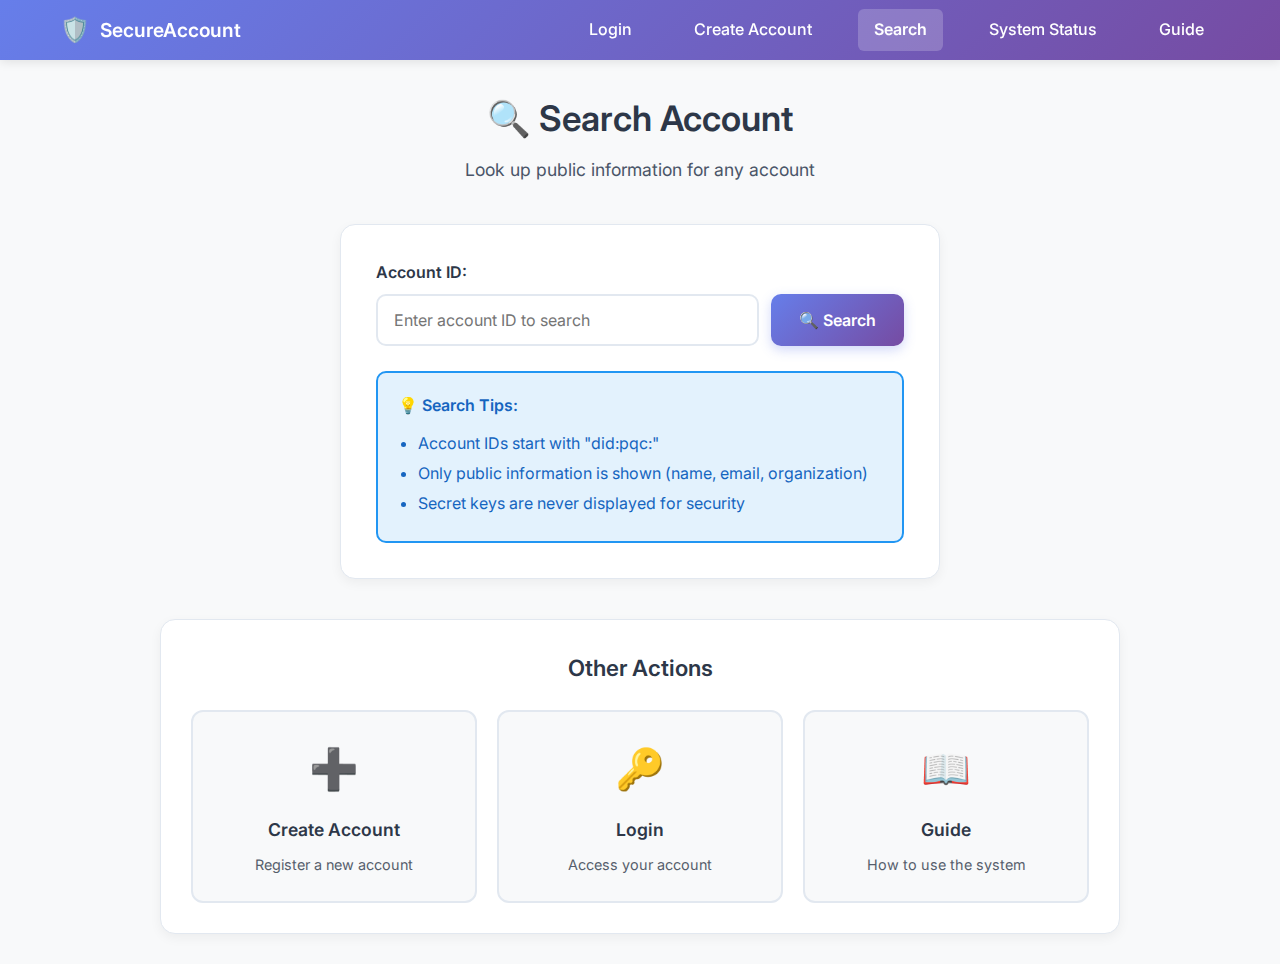
<file: Docs/search.html>
<!-- frontend/search.html - Search Account Page -->
<!DOCTYPE html>
<html lang="en">
<head>
    <meta charset="UTF-8">
    <meta name="viewport" content="width=device-width, initial-scale=1.0">
    <title>SecureAccount - Search Account</title>
    <link rel="stylesheet" href="style.css">
    <link href="https://fonts.googleapis.com/css2?family=Inter:wght@300;400;500;600;700&display=swap" rel="stylesheet">
</head>
<body>
    <!-- Top Navigation -->
    <nav class="top-nav">
        <div class="nav-container">
            <div class="nav-brand">
                <a href="index.html" style="text-decoration: none; color: inherit; display: flex; align-items: center; gap: 10px;">
                    <span class="brand-icon">🛡️</span>
                    <span class="brand-text">SecureAccount</span>
                </a>
            </div>
            <div class="nav-menu">
                <a href="index.html" class="nav-item">Login</a>
                <a href="create.html" class="nav-item">Create Account</a>
                <a href="search.html" class="nav-item active">Search</a>
                <a href="status.html" class="nav-item">System Status</a>
                <a href="guide.html" class="nav-item">Guide</a>
            </div>
        </div>
    </nav>

    <div class="container">
        <div class="page-header">
            <h1>🔍 Search Account</h1>
            <p>Look up public information for any account</p>
        </div>
        
        <div class="form-card">
            <div id="search-form-section">
                <div class="form-group">
                    <label for="search-account-id">Account ID:</label>
                    <div class="input-with-button">
                        <input type="text" id="search-account-id" placeholder="Enter account ID to search">
                        <button onclick="searchAccount()" class="btn-primary" id="search-btn">
                            <span class="btn-text">🔍 Search</span>
                            <span class="btn-loading hidden">⏳ Searching...</span>
                        </button>
                    </div>
                </div>
                
                <div class="search-tips">
                    <h4>💡 Search Tips:</h4>
                    <ul>
                        <li>Account IDs start with "did:pqc:"</li>
                        <li>Only public information is shown (name, email, organization)</li>
                        <li>Secret keys are never displayed for security</li>
                    </ul>
                </div>
            </div>
            
            <!-- Account Found -->
            <div id="account-found" class="result-section info-box hidden">
                <div class="result-icon">👤</div>
                <h3>Account Information</h3>
                <div class="account-details">
                    <div class="detail-row">
                        <strong>Name:</strong> <span id="search-name">-</span>
                    </div>
                    <div class="detail-row">
                        <strong>Email:</strong> <span id="search-email">-</span>
                    </div>
                    <div class="detail-row">
                        <strong>Organization:</strong> <span id="search-org">-</span>
                    </div>
                    <div class="detail-row">
                        <strong>Account Created:</strong> <span id="search-created">-</span>
                    </div>
                </div>
                
                <div class="action-buttons">
                    <button onclick="clearSearch()" class="btn-secondary">🔄 Search Another</button>
                    <button onclick="toggleSearchTechnical()" class="btn-tertiary">🔍 Show Technical Details</button>
                </div>
                
                <div id="search-technical" class="technical-info hidden">
                    <h4>Technical Information:</h4>
                    <div class="code-block">
                        <pre id="search-document"></pre>
                    </div>
                </div>
            </div>
            
            <!-- Account Not Found -->
            <div id="account-not-found" class="result-section error-box hidden">
                <div class="result-icon">❌</div>
                <h3>Account Not Found</h3>
                <p>No account exists with the provided Account ID. Please check the ID and try again.</p>
                <div class="search-help">
                    <h4>Common Issues:</h4>
                    <ul>
                        <li>Make sure the Account ID is complete and correct</li>
                        <li>Account IDs are case-sensitive</li>
                        <li>Check for any extra spaces or characters</li>
                    </ul>
                </div>
                <button onclick="clearSearch()" class="btn-secondary">🔄 Try Again</button>
            </div>
        </div>

        <!-- Quick Links -->
        <div class="quick-links">
            <h3>Other Actions</h3>
            <div class="links-grid">
                <a href="create.html" class="link-card">
                    <div class="link-icon">➕</div>
                    <h4>Create Account</h4>
                    <p>Register a new account</p>
                </a>
                <a href="index.html" class="link-card">
                    <div class="link-icon">🔑</div>
                    <h4>Login</h4>
                    <p>Access your account</p>
                </a>
                <a href="guide.html" class="link-card">
                    <div class="link-icon">📖</div>
                    <h4>Guide</h4>
                    <p>How to use the system</p>
                </a>
            </div>
        </div>
    </div>

    <script>
        const API_BASE = 'http://localhost:5000/api';
        
        function setButtonLoading(buttonId, isLoading) {
            const button = document.getElementById(buttonId);
            if (button) {
                if (isLoading) {
                    button.classList.add('loading');
                    button.disabled = true;
                } else {
                    button.classList.remove('loading');
                    button.disabled = false;
                }
            }
        }

        function toggleSearchTechnical() {
            const details = document.getElementById('search-technical');
            details.classList.toggle('hidden');
        }

        function clearSearch() {
            document.getElementById('search-account-id').value = '';
            document.getElementById('account-found').classList.add('hidden');
            document.getElementById('account-not-found').classList.add('hidden');
            document.getElementById('search-technical').classList.add('hidden');
        }

        async function searchAccount() {
            const accountId = document.getElementById('search-account-id').value.trim();
            
            if (!accountId) {
                alert('Please enter an Account ID');
                return;
            }
            
            setButtonLoading('search-btn', true);
            
            // Hide previous results
            document.getElementById('account-found').classList.add('hidden');
            document.getElementById('account-not-found').classList.add('hidden');
            
            try {
                const response = await fetch(`${API_BASE}/get_did/${encodeURIComponent(accountId)}`);
                const data = await response.json();
                
                if (data.success) {
                    // Show account found
                    document.getElementById('account-found').classList.remove('hidden');
                    
                    // Fill in the found account information
                    const userInfo = data.document.userInfo || {};
                    document.getElementById('search-name').textContent = userInfo.username || 'Not specified';
                    document.getElementById('search-email').textContent = userInfo.email || 'Not specified';
                    document.getElementById('search-org').textContent = userInfo.organization || 'Not specified';
                    document.getElementById('search-created').textContent = new Date(data.document.created).toLocaleString();
                    document.getElementById('search-document').textContent = JSON.stringify(data.document, null, 2);
                    
                } else {
                    // Show account not found
                    document.getElementById('account-not-found').classList.remove('hidden');
                }
            } catch (error) {
                document.getElementById('account-not-found').classList.remove('hidden');
                console.error('Search error:', error.message);
            } finally {
                setButtonLoading('search-btn', false);
            }
        }

        // Allow Enter key to search
        document.getElementById('search-account-id').addEventListener('keypress', function(e) {
            if (e.key === 'Enter') {
                searchAccount();
            }
        });
    </script>
</body>
</html>
</file>
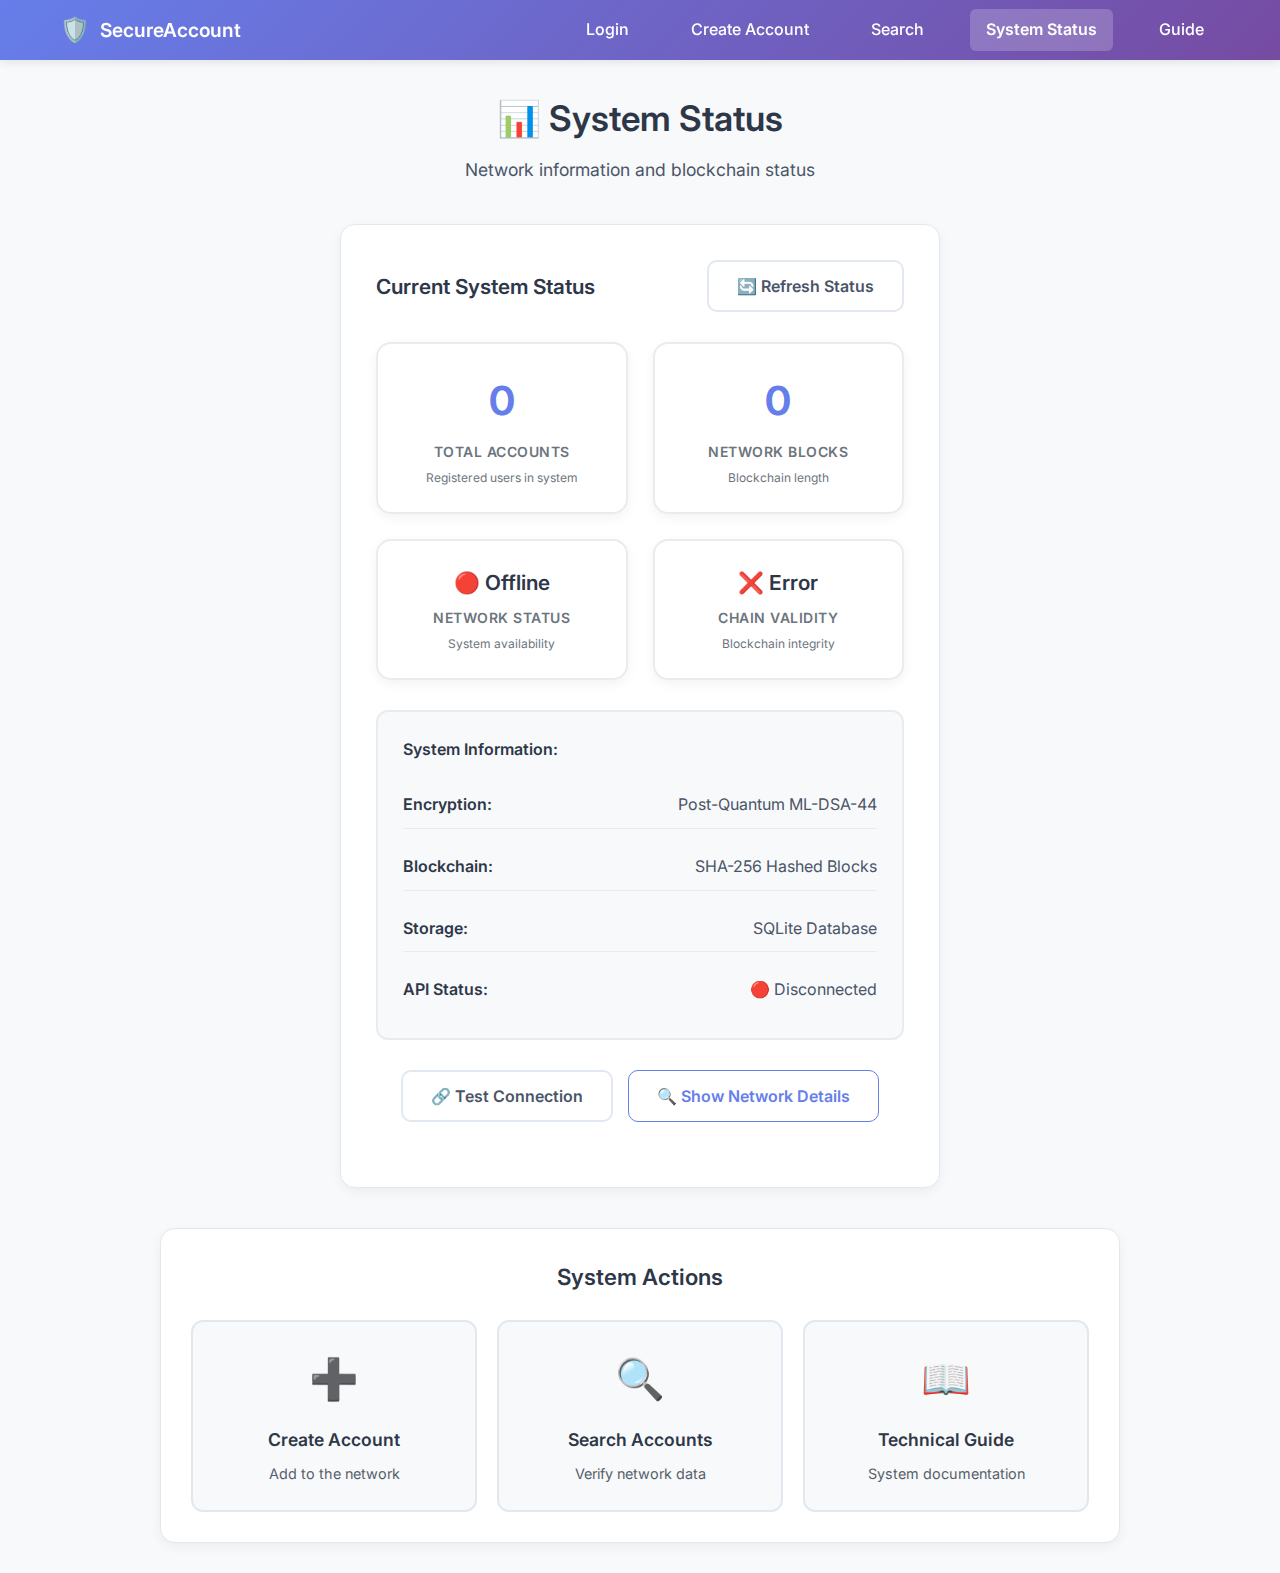
<file: Docs/status.html>
<!-- frontend/status.html - System Status Page -->
<!DOCTYPE html>
<html lang="en">
<head>
    <meta charset="UTF-8">
    <meta name="viewport" content="width=device-width, initial-scale=1.0">
    <title>SecureAccount - System Status</title>
    <link rel="stylesheet" href="style.css">
    <link href="https://fonts.googleapis.com/css2?family=Inter:wght@300;400;500;600;700&display=swap" rel="stylesheet">
</head>
<body>
    <!-- Top Navigation -->
    <nav class="top-nav">
        <div class="nav-container">
            <div class="nav-brand">
                <a href="index.html" style="text-decoration: none; color: inherit; display: flex; align-items: center; gap: 10px;">
                    <span class="brand-icon">🛡️</span>
                    <span class="brand-text">SecureAccount</span>
                </a>
            </div>
            <div class="nav-menu">
                <a href="index.html" class="nav-item">Login</a>
                <a href="create.html" class="nav-item">Create Account</a>
                <a href="search.html" class="nav-item">Search</a>
                <a href="status.html" class="nav-item active">System Status</a>
                <a href="guide.html" class="nav-item">Guide</a>
            </div>
        </div>
    </nav>

    <div class="container">
        <div class="page-header">
            <h1>📊 System Status</h1>
            <p>Network information and blockchain status</p>
        </div>
        
        <div class="form-card">
            <div class="status-header">
                <h3>Current System Status</h3>
                <button onclick="refreshSystemStatus()" class="btn-secondary" id="refresh-btn">
                    <span class="btn-text">🔄 Refresh Status</span>
                    <span class="btn-loading hidden">⏳ Loading...</span>
                </button>
            </div>
            
            <div class="status-grid">
                <div class="status-card">
                    <div class="status-number" id="total-accounts">0</div>
                    <div class="status-label">Total Accounts</div>
                    <div class="status-desc">Registered users in system</div>
                </div>
                <div class="status-card">
                    <div class="status-number" id="total-blocks">0</div>
                    <div class="status-label">Network Blocks</div>
                    <div class="status-desc">Blockchain length</div>
                </div>
                <div class="status-card">
                    <div class="status-indicator" id="network-status">🟡 Loading...</div>
                    <div class="status-label">Network Status</div>
                    <div class="status-desc">System availability</div>
                </div>
                <div class="status-card">
                    <div class="status-indicator" id="chain-validity">🟡 Loading...</div>
                    <div class="status-label">Chain Validity</div>
                    <div class="status-desc">Blockchain integrity</div>
                </div>
            </div>
            
            <div class="system-info">
                <h4>System Information:</h4>
                <div class="info-grid">
                    <div class="info-item">
                        <strong>Encryption:</strong> 
                        <span>Post-Quantum ML-DSA-44</span>
                    </div>
                    <div class="info-item">
                        <strong>Blockchain:</strong> 
                        <span>SHA-256 Hashed Blocks</span>
                    </div>
                    <div class="info-item">
                        <strong>Storage:</strong> 
                        <span>SQLite Database</span>
                    </div>
                    <div class="info-item">
                        <strong>API Status:</strong> 
                        <span id="api-status">🟡 Checking...</span>
                    </div>
                </div>
            </div>
            
            <div class="action-buttons">
                <button onclick="testConnection()" class="btn-secondary">🔗 Test Connection</button>
                <button onclick="toggleSystemTechnical()" class="btn-tertiary">🔍 Show Network Details</button>
            </div>
            
            <div id="system-technical" class="technical-info hidden">
                <h4>Detailed Network Information:</h4>
                <div class="code-block">
                    <pre id="network-details">Loading...</pre>
                </div>
            </div>
            
            <!-- Connection Test Result -->
            <div id="connection-result" class="result-section hidden">
                <div id="connection-success" class="success-box hidden">
                    <div class="result-icon">✅</div>
                    <h3>Connection Successful!</h3>
                    <p>All system components are working properly.</p>
                </div>
                
                <div id="connection-failed" class="error-box hidden">
                    <div class="result-icon">❌</div>
                    <h3>Connection Issues</h3>
                    <p>Some system components may not be responding correctly.</p>
                    <div class="troubleshoot">
                        <h4>Troubleshooting:</h4>
                        <ul>
                            <li>Check if the backend server is running</li>
                            <li>Verify network connection</li>
                            <li>Try refreshing the page</li>
                        </ul>
                    </div>
                </div>
            </div>
        </div>

        <!-- Quick Links -->
        <div class="quick-links">
            <h3>System Actions</h3>
            <div class="links-grid">
                <a href="create.html" class="link-card">
                    <div class="link-icon">➕</div>
                    <h4>Create Account</h4>
                    <p>Add to the network</p>
                </a>
                <a href="search.html" class="link-card">
                    <div class="link-icon">🔍</div>
                    <h4>Search Accounts</h4>
                    <p>Verify network data</p>
                </a>
                <a href="guide.html" class="link-card">
                    <div class="link-icon">📖</div>
                    <h4>Technical Guide</h4>
                    <p>System documentation</p>
                </a>
            </div>
        </div>
    </div>

    <script>
        const API_BASE = 'http://localhost:5000/api';
        
        function setButtonLoading(buttonId, isLoading) {
            const button = document.getElementById(buttonId);
            if (button) {
                if (isLoading) {
                    button.classList.add('loading');
                    button.disabled = true;
                } else {
                    button.classList.remove('loading');
                    button.disabled = false;
                }
            }
        }

        function toggleSystemTechnical() {
            const details = document.getElementById('system-technical');
            details.classList.toggle('hidden');
        }

        async function testConnection() {
            document.getElementById('connection-result').classList.remove('hidden');
            document.getElementById('connection-success').classList.add('hidden');
            document.getElementById('connection-failed').classList.add('hidden');
            
            try {
                const response = await fetch(`${API_BASE}/blockchain_info`);
                const data = await response.json();
                
                if (data.success) {
                    document.getElementById('connection-success').classList.remove('hidden');
                } else {
                    document.getElementById('connection-failed').classList.remove('hidden');
                }
            } catch (error) {
                document.getElementById('connection-failed').classList.remove('hidden');
            }
        }

        async function refreshSystemStatus() {
            setButtonLoading('refresh-btn', true);
            
            try {
                const response = await fetch(`${API_BASE}/blockchain_info`);
                const data = await response.json();
                
                if (data.success) {
                    const info = data.blockchain_info;
                    
                    // Update status cards
                    document.getElementById('total-accounts').textContent = Math.max(0, info.chain_length - 1);
                    document.getElementById('total-blocks').textContent = info.chain_length;
                    document.getElementById('network-status').innerHTML = info.is_valid ? '🟢 Online' : '🔴 Error';
                    document.getElementById('chain-validity').innerHTML = info.is_valid ? '✅ Valid' : '❌ Invalid';
                    document.getElementById('api-status').innerHTML = '🟢 Connected';
                    
                    // Update technical details
                    const networkDetails = {
                        chainLength: info.chain_length,
                        totalAccounts: Math.max(0, info.chain_length - 1),
                        isValid: info.is_valid,
                        latestBlockHash: info.latest_block.hash,
                        latestBlockIndex: info.latest_block.index,
                        genesisBlock: info.full_chain[0],
                        latestBlock: info.latest_block,
                        fullChain: info.full_chain
                    };
                    
                    document.getElementById('network-details').textContent = JSON.stringify(networkDetails, null, 2);
                    
                } else {
                    document.getElementById('network-status').innerHTML = '🔴 Error';
                    document.getElementById('chain-validity').innerHTML = '❌ Error';
                    document.getElementById('api-status').innerHTML = '🔴 Error';
                    document.getElementById('network-details').textContent = `Error: ${data.error}`;
                }
            } catch (error) {
                document.getElementById('network-status').innerHTML = '🔴 Offline';
                document.getElementById('chain-validity').innerHTML = '❌ Error';
                document.getElementById('api-status').innerHTML = '🔴 Disconnected';
                document.getElementById('network-details').textContent = `Network Error: ${error.message}`;
            } finally {
                setButtonLoading('refresh-btn', false);
            }
        }

        // Auto-load status when page loads
        window.onload = function() {
            refreshSystemStatus();
        }

        // Auto-refresh every 30 seconds
        setInterval(refreshSystemStatus, 30000);
    </script>
</body>
</html>
</file>
<file: Docs/style.css>
/* frontend/style.css - Complete Styles */
* {
    margin: 0;
    padding: 0;
    box-sizing: border-box;
}

body {
    font-family: 'Inter', -apple-system, BlinkMacSystemFont, 'Segoe UI', Roboto, sans-serif;
    background: #f8f9fa;
    color: #2d3748;
    line-height: 1.6;
}

/* Top Navigation */
.top-nav {
    background: linear-gradient(135deg, #667eea 0%, #764ba2 100%);
    color: white;
    padding: 0;
    box-shadow: 0 2px 10px rgba(0, 0, 0, 0.1);
    position: sticky;
    top: 0;
    z-index: 1000;
}

.nav-container {
    max-width: 1200px;
    margin: 0 auto;
    display: flex;
    align-items: center;
    justify-content: space-between;
    padding: 0 20px;
    height: 60px;
}

.nav-brand {
    display: flex;
    align-items: center;
    gap: 10px;
    cursor: pointer;
    font-size: 1.2rem;
    font-weight: 600;
}

.brand-icon {
    font-size: 1.5rem;
}

.nav-menu {
    display: flex;
    gap: 30px;
    align-items: center;
}

.nav-item {
    color: white;
    text-decoration: none;
    padding: 8px 16px;
    border-radius: 6px;
    transition: all 0.3s ease;
    font-weight: 500;
}

.nav-item:hover {
    background: rgba(255, 255, 255, 0.1);
    transform: translateY(-1px);
}

.nav-item.active {
    background: rgba(255, 255, 255, 0.2);
    font-weight: 600;
}

.nav-toggle {
    display: none;
    flex-direction: column;
    cursor: pointer;
    gap: 4px;
}

.nav-toggle span {
    width: 25px;
    height: 3px;
    background: white;
    border-radius: 2px;
    transition: all 0.3s ease;
}

/* Container */
.container {
    max-width: 1000px;
    margin: 0 auto;
    padding: 30px 20px;
}

/* Pages */
.page {
    display: block;
}

.page.hidden {
    display: none;
}

.page-header {
    text-align: center;
    margin-bottom: 40px;
}

.page-header h1 {
    font-size: 2.2rem;
    margin-bottom: 10px;
    font-weight: 600;
    color: #2d3748;
}

.page-header p {
    font-size: 1.1rem;
    color: #4a5568;
    font-weight: 400;
}

/* Hero Section */
.hero-section {
    text-align: center;
    background: linear-gradient(135deg, #667eea 0%, #764ba2 100%);
    color: white;
    padding: 60px 40px;
    border-radius: 20px;
    margin-bottom: 50px;
    box-shadow: 0 10px 30px rgba(102, 126, 234, 0.3);
}

.hero-section h1 {
    font-size: 3rem;
    margin-bottom: 15px;
    font-weight: 700;
}

.hero-subtitle {
    font-size: 1.4rem;
    margin-bottom: 15px;
    opacity: 0.9;
    font-weight: 500;
}

.hero-description {
    font-size: 1.1rem;
    margin-bottom: 40px;
    opacity: 0.85;
    max-width: 600px;
    margin-left: auto;
    margin-right: auto;
}

.hero-actions {
    display: flex;
    gap: 20px;
    justify-content: center;
    flex-wrap: wrap;
}

.features-grid {
    display: grid;
    grid-template-columns: repeat(auto-fit, minmax(250px, 1fr));
    gap: 30px;
    margin-top: 50px;
}

.feature-card {
    background: white;
    padding: 30px;
    border-radius: 15px;
    text-align: center;
    border: 1px solid #e2e8f0;
    box-shadow: 0 4px 12px rgba(0, 0, 0, 0.05);
    transition: transform 0.3s ease;
}

.feature-card:hover {
    transform: translateY(-5px);
    box-shadow: 0 8px 25px rgba(0, 0, 0, 0.1);
}

.feature-icon {
    font-size: 3rem;
    margin-bottom: 20px;
}

.feature-card h3 {
    font-size: 1.3rem;
    margin-bottom: 15px;
    font-weight: 600;
    color: #2d3748;
}

.feature-card p {
    color: #4a5568;
    line-height: 1.6;
}

/* Form Cards */
.form-card {
    background: white;
    border: 1px solid #e2e8f0;
    border-radius: 15px;
    padding: 35px;
    box-shadow: 0 4px 12px rgba(0, 0, 0, 0.05);
    max-width: 600px;
    margin: 0 auto;
}

/* Forms */
.form-group {
    margin-bottom: 25px;
}

.form-group label {
    display: block;
    margin-bottom: 8px;
    font-weight: 600;
    color: #2d3748;
    font-size: 1rem;
}

.form-group input,
.form-group textarea {
    width: 100%;
    padding: 14px 16px;
    border: 2px solid #e2e8f0;
    border-radius: 10px;
    font-size: 16px;
    font-family: inherit;
    transition: all 0.3s ease;
    background: white;
}

.form-group input:focus,
.form-group textarea:focus {
    outline: none;
    border-color: #667eea;
    box-shadow: 0 0 0 3px rgba(102, 126, 234, 0.1);
}

.form-group small {
    display: block;
    margin-top: 6px;
    color: #6c757d;
    font-size: 14px;
}

.input-with-button {
    display: flex;
    gap: 12px;
}

.input-with-button input {
    flex: 1;
}

/* Buttons */
.btn-primary,
.btn-secondary,
.btn-tertiary {
    position: relative;
    padding: 14px 28px;
    border: none;
    border-radius: 10px;
    font-size: 16px;
    font-weight: 600;
    cursor: pointer;
    transition: all 0.3s ease;
    display: inline-flex;
    align-items: center;
    justify-content: center;
    gap: 10px;
    font-family: inherit;
    min-height: 48px;
    text-decoration: none;
}

.btn-primary {
    background: linear-gradient(135deg, #667eea 0%, #764ba2 100%);
    color: white;
    box-shadow: 0 4px 12px rgba(102, 126, 234, 0.3);
}

.btn-primary:hover:not(:disabled) {
    transform: translateY(-2px);
    box-shadow: 0 6px 18px rgba(102, 126, 234, 0.4);
    text-decoration: none;
    color: white;
}

.btn-primary.large {
    padding: 18px 36px;
    font-size: 18px;
    min-height: 56px;
}

.btn-secondary {
    background: white;
    color: #4a5568;
    border: 2px solid #e2e8f0;
}

.btn-secondary:hover:not(:disabled) {
    background: #f7fafc;
    border-color: #cbd5e0;
    transform: translateY(-1px);
    text-decoration: none;
    color: #4a5568;
}

.btn-tertiary {
    background: transparent;
    color: #667eea;
    border: 1px solid #667eea;
}

.btn-tertiary:hover:not(:disabled) {
    background: rgba(102, 126, 234, 0.1);
    text-decoration: none;
    color: #667eea;
}

.btn-primary:disabled,
.btn-secondary:disabled,
.btn-tertiary:disabled {
    opacity: 0.6;
    cursor: not-allowed;
    transform: none;
}

.btn-loading {
    display: none;
}

.btn-text {
    display: inline-flex;
    align-items: center;
    gap: 10px;
}

/* Button Loading State */
button.loading .btn-text {
    display: none;
}

button.loading .btn-loading {
    display: inline-flex;
    align-items: center;
    gap: 10px;
}

/* Copy Field */
.copy-field {
    display: flex;
    gap: 10px;
    align-items: flex-start;
}

.copy-field input,
.copy-field textarea {
    flex: 1;
    font-family: 'Courier New', monospace;
    font-size: 14px;
    background: #f8f9fa;
    border: 2px solid #dee2e6;
}

.copy-btn {
    background: #28a745;
    color: white;
    border: none;
    padding: 10px 16px;
    border-radius: 8px;
    cursor: pointer;
    font-size: 13px;
    font-weight: 600;
    white-space: nowrap;
    transition: all 0.3s ease;
}

.copy-btn:hover {
    background: #218838;
    transform: translateY(-1px);
}

.copy-btn.copied {
    background: #17a2b8;
}

/* Result Sections */
.result-section {
    margin-top: 30px;
    padding: 30px;
    border-radius: 15px;
    text-align: center;
}

.success-box {
    background: linear-gradient(135deg, #d4edda 0%, #c3e6cb 100%);
    border: 3px solid #28a745;
    color: #155724;
}

.error-box {
    background: linear-gradient(135deg, #f8d7da 0%, #f1c2c3 100%);
    border: 3px solid #dc3545;
    color: #721c24;
}

.info-box {
    background: linear-gradient(135deg, #d1ecf1 0%, #b8daff 100%);
    border: 3px solid #17a2b8;
    color: #0c5460;
}

.result-icon {
    font-size: 4rem;
    margin-bottom: 20px;
    display: block;
}

.result-section h3 {
    font-size: 1.6rem;
    margin-bottom: 15px;
    font-weight: 700;
}

.result-section p {
    font-size: 1.1rem;
    margin-bottom: 20px;
}

/* Progress Section */
.progress-section {
    margin-top: 30px;
    padding: 25px;
    background: #f8f9fa;
    border-radius: 15px;
    border: 2px solid #e9ecef;
}

.progress-section h3 {
    text-align: center;
    margin-bottom: 25px;
    color: #2d3748;
    font-size: 1.3rem;
}

.progress-steps {
    display: flex;
    flex-direction: column;
    gap: 15px;
}

.progress-step {
    display: flex;
    align-items: center;
    gap: 15px;
    padding: 12px 15px;
    background: white;
    border-radius: 10px;
    border: 2px solid #e9ecef;
    font-size: 15px;
}

.progress-step .step-icon {
    width: 30px;
    text-align: center;
    font-size: 18px;
}

.progress-step.completed {
    border-color: #28a745;
    background: #f8fff9;
}

.progress-step.completed .step-icon {
    color: #28a745;
}

.progress-step.active {
    border-color: #667eea;
    background: #f7f9ff;
}

.progress-step.active .step-icon {
    color: #667eea;
}

/* Account Info */
.account-info {
    margin: 25px 0;
    text-align: left;
}

.info-box {
    background: #f8f9fa;
    border: 2px solid #e9ecef;
    border-radius: 12px;
    padding: 20px;
    margin-bottom: 20px;
}

.info-box label {
    display: block;
    font-weight: 700;
    color: #2d3748;
    margin-bottom: 10px;
    font-size: 1rem;
}

/* Account Details */
.account-details,
.account-summary {
    margin: 25px 0;
    text-align: left;
}

.detail-row,
.summary-row {
    display: flex;
    justify-content: space-between;
    align-items: center;
    padding: 15px 0;
    border-bottom: 2px solid #e9ecef;
}

.detail-row:last-child,
.summary-row:last-child {
    border-bottom: none;
}

.detail-row strong,
.summary-row strong {
    color: #2d3748;
    font-weight: 600;
    font-size: 1rem;
    min-width: 150px;
}

/* Warning Box */
.warning-box {
    background: #fff3cd;
    border: 3px solid #ffc107;
    border-radius: 12px;
    padding: 25px;
    margin: 25px 0;
}

.warning-box h4 {
    color: #856404;
    margin-bottom: 15px;
    font-size: 1.3rem;
    font-weight: 700;
}

.warning-box ul {
    color: #856404;
    padding-left: 25px;
    font-size: 1.05rem;
}

.warning-box li {
    margin-bottom: 8px;
    line-height: 1.6;
}

.warning-box li strong {
    font-weight: 700;
}

/* Action Buttons */
.action-buttons {
    display: flex;
    gap: 15px;
    justify-content: center;
    margin: 30px 0;
    flex-wrap: wrap;
}

/* System Status */
.status-grid {
    display: grid;
    grid-template-columns: repeat(auto-fit, minmax(180px, 1fr));
    gap: 25px;
    margin: 30px 0;
}

.status-card {
    background: white;
    border: 2px solid #e9ecef;
    border-radius: 15px;
    padding: 25px;
    text-align: center;
    box-shadow: 0 4px 12px rgba(0, 0, 0, 0.05);
}

.status-number {
    font-size: 2.5rem;
    font-weight: 700;
    color: #667eea;
    margin-bottom: 8px;
}

.status-indicator {
    font-size: 1.3rem;
    font-weight: 600;
    margin-bottom: 8px;
}

.status-label {
    color: #6c757d;
    font-size: 14px;
    font-weight: 600;
    text-transform: uppercase;
    letter-spacing: 0.5px;
}

.status-desc {
    color: #6c757d;
    font-size: 12px;
    margin-top: 4px;
    font-weight: 400;
}

/* Status Header */
.status-header {
    display: flex;
    justify-content: space-between;
    align-items: center;
    margin-bottom: 30px;
    flex-wrap: wrap;
    gap: 15px;
}

.status-header h3 {
    color: #2d3748;
    font-size: 1.3rem;
    font-weight: 600;
    margin: 0;
}

/* System Info */
.system-info {
    background: #f8f9fa;
    border: 2px solid #e9ecef;
    border-radius: 12px;
    padding: 25px;
    margin: 30px 0;
}

.system-info h4 {
    color: #2d3748;
    margin-bottom: 20px;
    font-weight: 600;
}

.info-grid {
    display: grid;
    grid-template-columns: repeat(auto-fit, minmax(250px, 1fr));
    gap: 15px;
}

.info-item {
    display: flex;
    justify-content: space-between;
    align-items: center;
    padding: 10px 0;
    border-bottom: 1px solid #e9ecef;
}

.info-item:last-child {
    border-bottom: none;
}

.info-item strong {
    color: #2d3748;
    font-weight: 600;
}

.info-item span {
    color: #4a5568;
    text-align: right;
}

/* Technical Information */
.technical-info {
    margin-top: 25px;
    background: #f8f9fa;
    border: 2px solid #e9ecef;
    border-radius: 12px;
    padding: 25px;
}

.technical-info h4 {
    color: #2d3748;
    margin-bottom: 20px;
    font-size: 1.1rem;
    font-weight: 600;
}

.code-block {
    background: #2d3748;
    color: #e2e8f0;
    border-radius: 10px;
    padding: 20px;
    overflow-x: auto;
    border: 2px solid #4a5568;
}

.code-block pre {
    font-family: 'Courier New', monospace;
    font-size: 13px;
    line-height: 1.5;
    white-space: pre-wrap;
    word-wrap: break-word;
    margin: 0;
}

/* Guide Content */
.guide-content {
    max-width: 900px;
    margin: 0 auto;
}

.guide-intro {
    background: linear-gradient(135deg, #e3f2fd 0%, #f3e5f5 100%);
    border: 3px solid #2196f3;
    border-radius: 20px;
    padding: 40px;
    margin-bottom: 40px;
    text-align: center;
}

.guide-intro h2 {
    color: #1565c0;
    margin-bottom: 20px;
    font-size: 2rem;
    font-weight: 700;
}

.intro-text {
    color: #424242;
    font-size: 1.2rem;
    line-height: 1.7;
    margin-bottom: 30px;
}

.quick-start {
    background: white;
    border-radius: 15px;
    padding: 25px;
    border: 2px solid #bbdefb;
}

.quick-start h3 {
    color: #1565c0;
    margin-bottom: 20px;
    font-size: 1.4rem;
    font-weight: 600;
}

.quick-steps {
    display: flex;
    justify-content: center;
    gap: 30px;
    flex-wrap: wrap;
}

.quick-step {
    display: flex;
    align-items: center;
    gap: 12px;
    font-weight: 500;
}

.step-num {
    background: #2196f3;
    color: white;
    width: 35px;
    height: 35px;
    border-radius: 50%;
    display: flex;
    align-items: center;
    justify-content: center;
    font-weight: 700;
    font-size: 16px;
}

.guide-section {
    display: flex;
    gap: 25px;
    margin-bottom: 40px;
    padding: 35px;
    background: white;
    border: 2px solid #e9ecef;
    border-radius: 20px;
    align-items: flex-start;
    box-shadow: 0 4px 12px rgba(0, 0, 0, 0.05);
}

.guide-icon {
    font-size: 3rem;
    min-width: 50px;
    text-align: center;
}

.guide-text h2 {
    color: #2d3748;
    margin-bottom: 15px;
    font-size: 1.8rem;
    font-weight: 700;
}

.section-intro {
    font-size: 1.1rem;
    color: #4a5568;
    margin-bottom: 25px;
    font-weight: 500;
}

.step-list {
    display: flex;
    flex-direction: column;
    gap: 20px;
}

.step {
    display: flex;
    gap: 20px;
    padding: 20px;
    background: #f8f9fa;
    border-radius: 12px;
    border: 2px solid #e9ecef;
    align-items: flex-start;
}

.step.critical {
    background: #fff3cd;
    border-color: #ffc107;
}

.step-number {
    background: #667eea;
    color: white;
    width: 40px;
    height: 40px;
    border-radius: 50%;
    display: flex;
    align-items: center;
    justify-content: center;
    font-weight: 700;
    font-size: 18px;
    flex-shrink: 0;
}

.step.critical .step-number {
    background: #ffc107;
    color: #856404;
    font-size: 20px;
}

.step-content h4 {
    color: #2d3748;
    margin-bottom: 8px;
    font-size: 1.2rem;
    font-weight: 600;
}

.step-content p {
    color: #4a5568;
    font-size: 1rem;
    line-height: 1.6;
}

.step-content p strong {
    color: #2d3748;
    font-weight: 700;
}

.step.critical .step-content p strong {
    color: #856404;
}

.step-content ul {
    color: #4a5568;
    padding-left: 20px;
    margin-top: 10px;
}

.step-content li {
    margin-bottom: 4px;
}

.info-note {
    background: #e3f2fd;
    border: 2px solid #2196f3;
    border-radius: 10px;
    padding: 15px;
    margin-top: 20px;
    color: #1565c0;
    font-weight: 500;
}

.feature-grid {
    display: grid;
    grid-template-columns: repeat(auto-fit, minmax(200px, 1fr));
    gap: 20px;
    margin-top: 20px;
}

.feature {
    background: #f8f9fa;
    border: 2px solid #e9ecef;
    border-radius: 12px;
    padding: 20px;
}

.feature h4 {
    color: #2d3748;
    margin-bottom: 10px;
    font-size: 1.1rem;
    font-weight: 600;
}

.feature p {
    color: #4a5568;
    font-size: 0.95rem;
    line-height: 1.5;
}

.security-tips {
    background: linear-gradient(135deg, #fff8e1 0%, #f3e5ab 100%);
    border: 3px solid #ffc107;
    border-radius: 20px;
    padding: 40px;
    margin: 50px 0;
}

.security-tips h2 {
    color: #bf8f00;
    margin-bottom: 30px;
    font-size: 1.8rem;
    font-weight: 700;
    text-align: center;
}

.tips-grid {
    display: grid;
    grid-template-columns: repeat(auto-fit, minmax(250px, 1fr));
    gap: 25px;
}

.tip-card {
    background: white;
    border-radius: 15px;
    padding: 25px;
    border: 2px solid #ffecb3;
    text-align: center;
    box-shadow: 0 4px 12px rgba(0, 0, 0, 0.05);
}

.tip-card.important {
    border-color: #f44336;
    background: #ffebee;
}

.tip-icon {
    font-size: 2.5rem;
    margin-bottom: 15px;
}

.tip-card h3 {
    color: #bf8f00;
    margin-bottom: 15px;
    font-size: 1.2rem;
    font-weight: 600;
}

.tip-card.important h3 {
    color: #c62828;
}

.tip-card p {
    color: #424242;
    line-height: 1.6;
    font-size: 1rem;
}

.tip-card p strong {
    font-weight: 700;
}

/* Technical Section */
.technical-section {
    background: #f0f4f8;
    border: 2px solid #cbd5e0;
    border-radius: 20px;
    padding: 40px;
    margin: 50px 0;
}

.technical-section h2 {
    color: #2d3748;
    margin-bottom: 25px;
    font-size: 1.6rem;
    font-weight: 700;
    text-align: center;
}

.tech-grid {
    display: grid;
    grid-template-columns: repeat(auto-fit, minmax(250px, 1fr));
    gap: 20px;
}

.tech-card {
    background: white;
    border: 2px solid #e2e8f0;
    border-radius: 12px;
    padding: 20px;
}

.tech-card h4 {
    color: #2d3748;
    margin-bottom: 12px;
    font-size: 1.1rem;
    font-weight: 600;
}

.tech-card p {
    color: #4a5568;
    line-height: 1.6;
    margin: 0;
}

.tech-card p strong {
    color: #667eea;
    font-weight: 600;
}

.help-section {
    background: #f0f4f8;
    border: 2px solid #cbd5e0;
    border-radius: 20px;
    padding: 40px;
    margin-top: 50px;
    text-align: center;
}

.help-section h2 {
    color: #2d3748;
    margin-bottom: 25px;
    font-size: 1.6rem;
    font-weight: 700;
}

.help-content p {
    color: #4a5568;
    font-size: 1.1rem;
    font-weight: 500;
    margin-bottom: 20px;
}

.help-list {
    text-align: left;
    max-width: 500px;
    margin: 0 auto;
    color: #4a5568;
    font-size: 1.05rem;
    line-height: 1.7;
}

.help-list li {
    margin-bottom: 8px;
}

/* FAQ Items */
.faq-item {
    background: white;
    border: 2px solid #e2e8f0;
    border-radius: 12px;
    padding: 20px;
    margin-bottom: 20px;
    text-align: left;
}

.faq-item h4 {
    color: #2d3748;
    margin-bottom: 10px;
    font-size: 1.1rem;
    font-weight: 600;
}

.faq-item p {
    color: #4a5568;
    margin: 0;
    line-height: 1.6;
}

.faq-item p strong {
    color: #28a745;
    font-weight: 600;
}

/* Contact Info */
.contact-info {
    background: #e8f5e8;
    border: 2px solid #28a745;
    border-radius: 12px;
    padding: 20px;
    margin-top: 25px;
}

.contact-info h4 {
    color: #155724;
    margin-bottom: 15px;
    font-weight: 600;
}

.contact-info .help-list {
    color: #155724;
    padding-left: 20px;
}

.contact-info .help-list li {
    margin-bottom: 8px;
    line-height: 1.6;
}

.contact-info .help-list a {
    color: #155724;
    font-weight: 600;
}

/* Quick Links */
.quick-links {
    background: white;
    border: 1px solid #e2e8f0;
    border-radius: 15px;
    padding: 30px;
    margin-top: 40px;
    box-shadow: 0 4px 12px rgba(0, 0, 0, 0.05);
}

.quick-links h3 {
    text-align: center;
    color: #2d3748;
    margin-bottom: 25px;
    font-size: 1.4rem;
    font-weight: 600;
}

.links-grid {
    display: grid;
    grid-template-columns: repeat(auto-fit, minmax(200px, 1fr));
    gap: 20px;
}

.link-card {
    background: #f8f9fa;
    border: 2px solid #e2e8f0;
    border-radius: 12px;
    padding: 25px;
    text-align: center;
    text-decoration: none;
    color: inherit;
    transition: all 0.3s ease;
    display: block;
}

.link-card:hover {
    background: linear-gradient(135deg, #667eea 0%, #764ba2 100%);
    color: white;
    transform: translateY(-3px);
    box-shadow: 0 8px 25px rgba(102, 126, 234, 0.3);
    text-decoration: none;
}

.link-icon {
    font-size: 2.5rem;
    margin-bottom: 15px;
}

.link-card h4 {
    font-size: 1.1rem;
    margin-bottom: 8px;
    font-weight: 600;
}

.link-card p {
    font-size: 0.9rem;
    opacity: 0.8;
    margin: 0;
}

/* Search Tips */
.search-tips {
    background: #e3f2fd;
    border: 2px solid #2196f3;
    border-radius: 10px;
    padding: 20px;
    margin-top: 20px;
}

.search-tips h4 {
    color: #1565c0;
    margin-bottom: 12px;
    font-weight: 600;
}

.search-tips ul {
    color: #1565c0;
    padding-left: 20px;
    margin: 0;
}

.search-tips li {
    margin-bottom: 6px;
    line-height: 1.5;
}

/* Search Help */
.search-help {
    background: #fff3e0;
    border: 1px solid #ffb74d;
    border-radius: 8px;
    padding: 15px;
    margin: 15px 0;
}

.search-help h4 {
    color: #e65100;
    margin-bottom: 10px;
    font-weight: 600;
}

.search-help ul {
    color: #e65100;
    padding-left: 20px;
    margin: 0;
}

/* Connection Test */
.troubleshoot {
    background: #fff5f5;
    border: 1px solid #fed7d7;
    border-radius: 8px;
    padding: 15px;
    margin: 15px 0;
}

.troubleshoot h4 {
    color: #c53030;
    margin-bottom: 10px;
    font-weight: 600;
}

.troubleshoot ul {
    color: #c53030;
    padding-left: 20px;
    margin: 0;
}

/* Utilities */
.hidden {
    display: none !important;
}

.text-center {
    text-align: center;
}

/* Mobile Responsive Design */
@media (max-width: 768px) {
    .nav-menu {
        display: none;
    }
    
    .nav-toggle {
        display: flex;
    }
    
    .container {
        padding: 20px 15px;
    }
    
    .hero-section {
        padding: 40px 25px;
    }
    
    .hero-section h1 {
        font-size: 2.2rem;
    }
    
    .features-grid {
        grid-template-columns: 1fr;
        gap: 20px;
    }
    
    .form-card {
        padding: 25px;
    }
    
    .input-with-button {
        flex-direction: column;
    }
    
    .action-buttons {
        flex-direction: column;
    }
    
    .detail-row,
    .summary-row {
        flex-direction: column;
        align-items: flex-start;
        gap: 8px;
    }
    
    .copy-field {
        flex-direction: column;
    }
    
    .status-grid {
        grid-template-columns: repeat(2, 1fr);
        gap: 15px;
    }
    
    .status-header {
        flex-direction: column;
        align-items: stretch;
    }
    
    .info-grid {
        grid-template-columns: 1fr;
    }
    
    .info-item {
        flex-direction: column;
        align-items: flex-start;
        gap: 5px;
    }
    
    .info-item span {
        text-align: left;
    }
    
    .guide-section {
        flex-direction: column;
        gap: 20px;
    }
    
    .guide-icon {
        text-align: center;
    }
    
    .quick-steps {
        flex-direction: column;
        gap: 15px;
    }
    
    .hero-actions {
        flex-direction: column;
        gap: 15px;
    }
    
    .tips-grid {
        grid-template-columns: 1fr;
    }
    
    .tech-grid {
        grid-template-columns: 1fr;
    }
    
    .links-grid {
        grid-template-columns: 1fr;
    }
    
    .step {
        flex-direction: column;
        gap: 15px;
        text-align: center;
    }
}
</file>
<file: frontend/style.css>
/* frontend/style.css - Complete Styles */
* {
    margin: 0;
    padding: 0;
    box-sizing: border-box;
}

body {
    font-family: 'Inter', -apple-system, BlinkMacSystemFont, 'Segoe UI', Roboto, sans-serif;
    background: #f8f9fa;
    color: #2d3748;
    line-height: 1.6;
}

/* Top Navigation */
.top-nav {
    background: linear-gradient(135deg, #667eea 0%, #764ba2 100%);
    color: white;
    padding: 0;
    box-shadow: 0 2px 10px rgba(0, 0, 0, 0.1);
    position: sticky;
    top: 0;
    z-index: 1000;
}

.nav-container {
    max-width: 1200px;
    margin: 0 auto;
    display: flex;
    align-items: center;
    justify-content: space-between;
    padding: 0 20px;
    height: 60px;
}

.nav-brand {
    display: flex;
    align-items: center;
    gap: 10px;
    cursor: pointer;
    font-size: 1.2rem;
    font-weight: 600;
}

.brand-icon {
    font-size: 1.5rem;
}

.nav-menu {
    display: flex;
    gap: 30px;
    align-items: center;
}

.nav-item {
    color: white;
    text-decoration: none;
    padding: 8px 16px;
    border-radius: 6px;
    transition: all 0.3s ease;
    font-weight: 500;
}

.nav-item:hover {
    background: rgba(255, 255, 255, 0.1);
    transform: translateY(-1px);
}

.nav-item.active {
    background: rgba(255, 255, 255, 0.2);
    font-weight: 600;
}

.nav-toggle {
    display: none;
    flex-direction: column;
    cursor: pointer;
    gap: 4px;
}

.nav-toggle span {
    width: 25px;
    height: 3px;
    background: white;
    border-radius: 2px;
    transition: all 0.3s ease;
}

/* Container */
.container {
    max-width: 1000px;
    margin: 0 auto;
    padding: 30px 20px;
}

/* Pages */
.page {
    display: block;
}

.page.hidden {
    display: none;
}

.page-header {
    text-align: center;
    margin-bottom: 40px;
}

.page-header h1 {
    font-size: 2.2rem;
    margin-bottom: 10px;
    font-weight: 600;
    color: #2d3748;
}

.page-header p {
    font-size: 1.1rem;
    color: #4a5568;
    font-weight: 400;
}

/* Hero Section */
.hero-section {
    text-align: center;
    background: linear-gradient(135deg, #667eea 0%, #764ba2 100%);
    color: white;
    padding: 60px 40px;
    border-radius: 20px;
    margin-bottom: 50px;
    box-shadow: 0 10px 30px rgba(102, 126, 234, 0.3);
}

.hero-section h1 {
    font-size: 3rem;
    margin-bottom: 15px;
    font-weight: 700;
}

.hero-subtitle {
    font-size: 1.4rem;
    margin-bottom: 15px;
    opacity: 0.9;
    font-weight: 500;
}

.hero-description {
    font-size: 1.1rem;
    margin-bottom: 40px;
    opacity: 0.85;
    max-width: 600px;
    margin-left: auto;
    margin-right: auto;
}

.hero-actions {
    display: flex;
    gap: 20px;
    justify-content: center;
    flex-wrap: wrap;
}

.features-grid {
    display: grid;
    grid-template-columns: repeat(auto-fit, minmax(250px, 1fr));
    gap: 30px;
    margin-top: 50px;
}

.feature-card {
    background: white;
    padding: 30px;
    border-radius: 15px;
    text-align: center;
    border: 1px solid #e2e8f0;
    box-shadow: 0 4px 12px rgba(0, 0, 0, 0.05);
    transition: transform 0.3s ease;
}

.feature-card:hover {
    transform: translateY(-5px);
    box-shadow: 0 8px 25px rgba(0, 0, 0, 0.1);
}

.feature-icon {
    font-size: 3rem;
    margin-bottom: 20px;
}

.feature-card h3 {
    font-size: 1.3rem;
    margin-bottom: 15px;
    font-weight: 600;
    color: #2d3748;
}

.feature-card p {
    color: #4a5568;
    line-height: 1.6;
}

/* Form Cards */
.form-card {
    background: white;
    border: 1px solid #e2e8f0;
    border-radius: 15px;
    padding: 35px;
    box-shadow: 0 4px 12px rgba(0, 0, 0, 0.05);
    max-width: 600px;
    margin: 0 auto;
}

/* Forms */
.form-group {
    margin-bottom: 25px;
}

.form-group label {
    display: block;
    margin-bottom: 8px;
    font-weight: 600;
    color: #2d3748;
    font-size: 1rem;
}

.form-group input,
.form-group textarea {
    width: 100%;
    padding: 14px 16px;
    border: 2px solid #e2e8f0;
    border-radius: 10px;
    font-size: 16px;
    font-family: inherit;
    transition: all 0.3s ease;
    background: white;
}

.form-group input:focus,
.form-group textarea:focus {
    outline: none;
    border-color: #667eea;
    box-shadow: 0 0 0 3px rgba(102, 126, 234, 0.1);
}

.form-group small {
    display: block;
    margin-top: 6px;
    color: #6c757d;
    font-size: 14px;
}

.input-with-button {
    display: flex;
    gap: 12px;
}

.input-with-button input {
    flex: 1;
}

/* Buttons */
.btn-primary,
.btn-secondary,
.btn-tertiary {
    position: relative;
    padding: 14px 28px;
    border: none;
    border-radius: 10px;
    font-size: 16px;
    font-weight: 600;
    cursor: pointer;
    transition: all 0.3s ease;
    display: inline-flex;
    align-items: center;
    justify-content: center;
    gap: 10px;
    font-family: inherit;
    min-height: 48px;
    text-decoration: none;
}

.btn-primary {
    background: linear-gradient(135deg, #667eea 0%, #764ba2 100%);
    color: white;
    box-shadow: 0 4px 12px rgba(102, 126, 234, 0.3);
}

.btn-primary:hover:not(:disabled) {
    transform: translateY(-2px);
    box-shadow: 0 6px 18px rgba(102, 126, 234, 0.4);
    text-decoration: none;
    color: white;
}

.btn-primary.large {
    padding: 18px 36px;
    font-size: 18px;
    min-height: 56px;
}

.btn-secondary {
    background: white;
    color: #4a5568;
    border: 2px solid #e2e8f0;
}

.btn-secondary:hover:not(:disabled) {
    background: #f7fafc;
    border-color: #cbd5e0;
    transform: translateY(-1px);
    text-decoration: none;
    color: #4a5568;
}

.btn-tertiary {
    background: transparent;
    color: #667eea;
    border: 1px solid #667eea;
}

.btn-tertiary:hover:not(:disabled) {
    background: rgba(102, 126, 234, 0.1);
    text-decoration: none;
    color: #667eea;
}

.btn-primary:disabled,
.btn-secondary:disabled,
.btn-tertiary:disabled {
    opacity: 0.6;
    cursor: not-allowed;
    transform: none;
}

.btn-loading {
    display: none;
}

.btn-text {
    display: inline-flex;
    align-items: center;
    gap: 10px;
}

/* Button Loading State */
button.loading .btn-text {
    display: none;
}

button.loading .btn-loading {
    display: inline-flex;
    align-items: center;
    gap: 10px;
}

/* Copy Field */
.copy-field {
    display: flex;
    gap: 10px;
    align-items: flex-start;
}

.copy-field input,
.copy-field textarea {
    flex: 1;
    font-family: 'Courier New', monospace;
    font-size: 14px;
    background: #f8f9fa;
    border: 2px solid #dee2e6;
}

.copy-btn {
    background: #28a745;
    color: white;
    border: none;
    padding: 10px 16px;
    border-radius: 8px;
    cursor: pointer;
    font-size: 13px;
    font-weight: 600;
    white-space: nowrap;
    transition: all 0.3s ease;
}

.copy-btn:hover {
    background: #218838;
    transform: translateY(-1px);
}

.copy-btn.copied {
    background: #17a2b8;
}

/* Result Sections */
.result-section {
    margin-top: 30px;
    padding: 30px;
    border-radius: 15px;
    text-align: center;
}

.success-box {
    background: linear-gradient(135deg, #d4edda 0%, #c3e6cb 100%);
    border: 3px solid #28a745;
    color: #155724;
}

.error-box {
    background: linear-gradient(135deg, #f8d7da 0%, #f1c2c3 100%);
    border: 3px solid #dc3545;
    color: #721c24;
}

.info-box {
    background: linear-gradient(135deg, #d1ecf1 0%, #b8daff 100%);
    border: 3px solid #17a2b8;
    color: #0c5460;
}

.result-icon {
    font-size: 4rem;
    margin-bottom: 20px;
    display: block;
}

.result-section h3 {
    font-size: 1.6rem;
    margin-bottom: 15px;
    font-weight: 700;
}

.result-section p {
    font-size: 1.1rem;
    margin-bottom: 20px;
}

/* Progress Section */
.progress-section {
    margin-top: 30px;
    padding: 25px;
    background: #f8f9fa;
    border-radius: 15px;
    border: 2px solid #e9ecef;
}

.progress-section h3 {
    text-align: center;
    margin-bottom: 25px;
    color: #2d3748;
    font-size: 1.3rem;
}

.progress-steps {
    display: flex;
    flex-direction: column;
    gap: 15px;
}

.progress-step {
    display: flex;
    align-items: center;
    gap: 15px;
    padding: 12px 15px;
    background: white;
    border-radius: 10px;
    border: 2px solid #e9ecef;
    font-size: 15px;
}

.progress-step .step-icon {
    width: 30px;
    text-align: center;
    font-size: 18px;
}

.progress-step.completed {
    border-color: #28a745;
    background: #f8fff9;
}

.progress-step.completed .step-icon {
    color: #28a745;
}

.progress-step.active {
    border-color: #667eea;
    background: #f7f9ff;
}

.progress-step.active .step-icon {
    color: #667eea;
}

/* Account Info */
.account-info {
    margin: 25px 0;
    text-align: left;
}

.info-box {
    background: #f8f9fa;
    border: 2px solid #e9ecef;
    border-radius: 12px;
    padding: 20px;
    margin-bottom: 20px;
}

.info-box label {
    display: block;
    font-weight: 700;
    color: #2d3748;
    margin-bottom: 10px;
    font-size: 1rem;
}

/* Account Details */
.account-details,
.account-summary {
    margin: 25px 0;
    text-align: left;
}

.detail-row,
.summary-row {
    display: flex;
    justify-content: space-between;
    align-items: center;
    padding: 15px 0;
    border-bottom: 2px solid #e9ecef;
}

.detail-row:last-child,
.summary-row:last-child {
    border-bottom: none;
}

.detail-row strong,
.summary-row strong {
    color: #2d3748;
    font-weight: 600;
    font-size: 1rem;
    min-width: 150px;
}

/* Warning Box */
.warning-box {
    background: #fff3cd;
    border: 3px solid #ffc107;
    border-radius: 12px;
    padding: 25px;
    margin: 25px 0;
}

.warning-box h4 {
    color: #856404;
    margin-bottom: 15px;
    font-size: 1.3rem;
    font-weight: 700;
}

.warning-box ul {
    color: #856404;
    padding-left: 25px;
    font-size: 1.05rem;
}

.warning-box li {
    margin-bottom: 8px;
    line-height: 1.6;
}

.warning-box li strong {
    font-weight: 700;
}

/* Action Buttons */
.action-buttons {
    display: flex;
    gap: 15px;
    justify-content: center;
    margin: 30px 0;
    flex-wrap: wrap;
}

/* System Status */
.status-grid {
    display: grid;
    grid-template-columns: repeat(auto-fit, minmax(180px, 1fr));
    gap: 25px;
    margin: 30px 0;
}

.status-card {
    background: white;
    border: 2px solid #e9ecef;
    border-radius: 15px;
    padding: 25px;
    text-align: center;
    box-shadow: 0 4px 12px rgba(0, 0, 0, 0.05);
}

.status-number {
    font-size: 2.5rem;
    font-weight: 700;
    color: #667eea;
    margin-bottom: 8px;
}

.status-indicator {
    font-size: 1.3rem;
    font-weight: 600;
    margin-bottom: 8px;
}

.status-label {
    color: #6c757d;
    font-size: 14px;
    font-weight: 600;
    text-transform: uppercase;
    letter-spacing: 0.5px;
}

.status-desc {
    color: #6c757d;
    font-size: 12px;
    margin-top: 4px;
    font-weight: 400;
}

/* Status Header */
.status-header {
    display: flex;
    justify-content: space-between;
    align-items: center;
    margin-bottom: 30px;
    flex-wrap: wrap;
    gap: 15px;
}

.status-header h3 {
    color: #2d3748;
    font-size: 1.3rem;
    font-weight: 600;
    margin: 0;
}

/* System Info */
.system-info {
    background: #f8f9fa;
    border: 2px solid #e9ecef;
    border-radius: 12px;
    padding: 25px;
    margin: 30px 0;
}

.system-info h4 {
    color: #2d3748;
    margin-bottom: 20px;
    font-weight: 600;
}

.info-grid {
    display: grid;
    grid-template-columns: repeat(auto-fit, minmax(250px, 1fr));
    gap: 15px;
}

.info-item {
    display: flex;
    justify-content: space-between;
    align-items: center;
    padding: 10px 0;
    border-bottom: 1px solid #e9ecef;
}

.info-item:last-child {
    border-bottom: none;
}

.info-item strong {
    color: #2d3748;
    font-weight: 600;
}

.info-item span {
    color: #4a5568;
    text-align: right;
}

/* Technical Information */
.technical-info {
    margin-top: 25px;
    background: #f8f9fa;
    border: 2px solid #e9ecef;
    border-radius: 12px;
    padding: 25px;
}

.technical-info h4 {
    color: #2d3748;
    margin-bottom: 20px;
    font-size: 1.1rem;
    font-weight: 600;
}

.code-block {
    background: #2d3748;
    color: #e2e8f0;
    border-radius: 10px;
    padding: 20px;
    overflow-x: auto;
    border: 2px solid #4a5568;
}

.code-block pre {
    font-family: 'Courier New', monospace;
    font-size: 13px;
    line-height: 1.5;
    white-space: pre-wrap;
    word-wrap: break-word;
    margin: 0;
}

/* Guide Content */
.guide-content {
    max-width: 900px;
    margin: 0 auto;
}

.guide-intro {
    background: linear-gradient(135deg, #e3f2fd 0%, #f3e5f5 100%);
    border: 3px solid #2196f3;
    border-radius: 20px;
    padding: 40px;
    margin-bottom: 40px;
    text-align: center;
}

.guide-intro h2 {
    color: #1565c0;
    margin-bottom: 20px;
    font-size: 2rem;
    font-weight: 700;
}

.intro-text {
    color: #424242;
    font-size: 1.2rem;
    line-height: 1.7;
    margin-bottom: 30px;
}

.quick-start {
    background: white;
    border-radius: 15px;
    padding: 25px;
    border: 2px solid #bbdefb;
}

.quick-start h3 {
    color: #1565c0;
    margin-bottom: 20px;
    font-size: 1.4rem;
    font-weight: 600;
}

.quick-steps {
    display: flex;
    justify-content: center;
    gap: 30px;
    flex-wrap: wrap;
}

.quick-step {
    display: flex;
    align-items: center;
    gap: 12px;
    font-weight: 500;
}

.step-num {
    background: #2196f3;
    color: white;
    width: 35px;
    height: 35px;
    border-radius: 50%;
    display: flex;
    align-items: center;
    justify-content: center;
    font-weight: 700;
    font-size: 16px;
}

.guide-section {
    display: flex;
    gap: 25px;
    margin-bottom: 40px;
    padding: 35px;
    background: white;
    border: 2px solid #e9ecef;
    border-radius: 20px;
    align-items: flex-start;
    box-shadow: 0 4px 12px rgba(0, 0, 0, 0.05);
}

.guide-icon {
    font-size: 3rem;
    min-width: 50px;
    text-align: center;
}

.guide-text h2 {
    color: #2d3748;
    margin-bottom: 15px;
    font-size: 1.8rem;
    font-weight: 700;
}

.section-intro {
    font-size: 1.1rem;
    color: #4a5568;
    margin-bottom: 25px;
    font-weight: 500;
}

.step-list {
    display: flex;
    flex-direction: column;
    gap: 20px;
}

.step {
    display: flex;
    gap: 20px;
    padding: 20px;
    background: #f8f9fa;
    border-radius: 12px;
    border: 2px solid #e9ecef;
    align-items: flex-start;
}

.step.critical {
    background: #fff3cd;
    border-color: #ffc107;
}

.step-number {
    background: #667eea;
    color: white;
    width: 40px;
    height: 40px;
    border-radius: 50%;
    display: flex;
    align-items: center;
    justify-content: center;
    font-weight: 700;
    font-size: 18px;
    flex-shrink: 0;
}

.step.critical .step-number {
    background: #ffc107;
    color: #856404;
    font-size: 20px;
}

.step-content h4 {
    color: #2d3748;
    margin-bottom: 8px;
    font-size: 1.2rem;
    font-weight: 600;
}

.step-content p {
    color: #4a5568;
    font-size: 1rem;
    line-height: 1.6;
}

.step-content p strong {
    color: #2d3748;
    font-weight: 700;
}

.step.critical .step-content p strong {
    color: #856404;
}

.step-content ul {
    color: #4a5568;
    padding-left: 20px;
    margin-top: 10px;
}

.step-content li {
    margin-bottom: 4px;
}

.info-note {
    background: #e3f2fd;
    border: 2px solid #2196f3;
    border-radius: 10px;
    padding: 15px;
    margin-top: 20px;
    color: #1565c0;
    font-weight: 500;
}

.feature-grid {
    display: grid;
    grid-template-columns: repeat(auto-fit, minmax(200px, 1fr));
    gap: 20px;
    margin-top: 20px;
}

.feature {
    background: #f8f9fa;
    border: 2px solid #e9ecef;
    border-radius: 12px;
    padding: 20px;
}

.feature h4 {
    color: #2d3748;
    margin-bottom: 10px;
    font-size: 1.1rem;
    font-weight: 600;
}

.feature p {
    color: #4a5568;
    font-size: 0.95rem;
    line-height: 1.5;
}

.security-tips {
    background: linear-gradient(135deg, #fff8e1 0%, #f3e5ab 100%);
    border: 3px solid #ffc107;
    border-radius: 20px;
    padding: 40px;
    margin: 50px 0;
}

.security-tips h2 {
    color: #bf8f00;
    margin-bottom: 30px;
    font-size: 1.8rem;
    font-weight: 700;
    text-align: center;
}

.tips-grid {
    display: grid;
    grid-template-columns: repeat(auto-fit, minmax(250px, 1fr));
    gap: 25px;
}

.tip-card {
    background: white;
    border-radius: 15px;
    padding: 25px;
    border: 2px solid #ffecb3;
    text-align: center;
    box-shadow: 0 4px 12px rgba(0, 0, 0, 0.05);
}

.tip-card.important {
    border-color: #f44336;
    background: #ffebee;
}

.tip-icon {
    font-size: 2.5rem;
    margin-bottom: 15px;
}

.tip-card h3 {
    color: #bf8f00;
    margin-bottom: 15px;
    font-size: 1.2rem;
    font-weight: 600;
}

.tip-card.important h3 {
    color: #c62828;
}

.tip-card p {
    color: #424242;
    line-height: 1.6;
    font-size: 1rem;
}

.tip-card p strong {
    font-weight: 700;
}

/* Technical Section */
.technical-section {
    background: #f0f4f8;
    border: 2px solid #cbd5e0;
    border-radius: 20px;
    padding: 40px;
    margin: 50px 0;
}

.technical-section h2 {
    color: #2d3748;
    margin-bottom: 25px;
    font-size: 1.6rem;
    font-weight: 700;
    text-align: center;
}

.tech-grid {
    display: grid;
    grid-template-columns: repeat(auto-fit, minmax(250px, 1fr));
    gap: 20px;
}

.tech-card {
    background: white;
    border: 2px solid #e2e8f0;
    border-radius: 12px;
    padding: 20px;
}

.tech-card h4 {
    color: #2d3748;
    margin-bottom: 12px;
    font-size: 1.1rem;
    font-weight: 600;
}

.tech-card p {
    color: #4a5568;
    line-height: 1.6;
    margin: 0;
}

.tech-card p strong {
    color: #667eea;
    font-weight: 600;
}

.help-section {
    background: #f0f4f8;
    border: 2px solid #cbd5e0;
    border-radius: 20px;
    padding: 40px;
    margin-top: 50px;
    text-align: center;
}

.help-section h2 {
    color: #2d3748;
    margin-bottom: 25px;
    font-size: 1.6rem;
    font-weight: 700;
}

.help-content p {
    color: #4a5568;
    font-size: 1.1rem;
    font-weight: 500;
    margin-bottom: 20px;
}

.help-list {
    text-align: left;
    max-width: 500px;
    margin: 0 auto;
    color: #4a5568;
    font-size: 1.05rem;
    line-height: 1.7;
}

.help-list li {
    margin-bottom: 8px;
}

/* FAQ Items */
.faq-item {
    background: white;
    border: 2px solid #e2e8f0;
    border-radius: 12px;
    padding: 20px;
    margin-bottom: 20px;
    text-align: left;
}

.faq-item h4 {
    color: #2d3748;
    margin-bottom: 10px;
    font-size: 1.1rem;
    font-weight: 600;
}

.faq-item p {
    color: #4a5568;
    margin: 0;
    line-height: 1.6;
}

.faq-item p strong {
    color: #28a745;
    font-weight: 600;
}

/* Contact Info */
.contact-info {
    background: #e8f5e8;
    border: 2px solid #28a745;
    border-radius: 12px;
    padding: 20px;
    margin-top: 25px;
}

.contact-info h4 {
    color: #155724;
    margin-bottom: 15px;
    font-weight: 600;
}

.contact-info .help-list {
    color: #155724;
    padding-left: 20px;
}

.contact-info .help-list li {
    margin-bottom: 8px;
    line-height: 1.6;
}

.contact-info .help-list a {
    color: #155724;
    font-weight: 600;
}

/* Quick Links */
.quick-links {
    background: white;
    border: 1px solid #e2e8f0;
    border-radius: 15px;
    padding: 30px;
    margin-top: 40px;
    box-shadow: 0 4px 12px rgba(0, 0, 0, 0.05);
}

.quick-links h3 {
    text-align: center;
    color: #2d3748;
    margin-bottom: 25px;
    font-size: 1.4rem;
    font-weight: 600;
}

.links-grid {
    display: grid;
    grid-template-columns: repeat(auto-fit, minmax(200px, 1fr));
    gap: 20px;
}

.link-card {
    background: #f8f9fa;
    border: 2px solid #e2e8f0;
    border-radius: 12px;
    padding: 25px;
    text-align: center;
    text-decoration: none;
    color: inherit;
    transition: all 0.3s ease;
    display: block;
}

.link-card:hover {
    background: linear-gradient(135deg, #667eea 0%, #764ba2 100%);
    color: white;
    transform: translateY(-3px);
    box-shadow: 0 8px 25px rgba(102, 126, 234, 0.3);
    text-decoration: none;
}

.link-icon {
    font-size: 2.5rem;
    margin-bottom: 15px;
}

.link-card h4 {
    font-size: 1.1rem;
    margin-bottom: 8px;
    font-weight: 600;
}

.link-card p {
    font-size: 0.9rem;
    opacity: 0.8;
    margin: 0;
}

/* Search Tips */
.search-tips {
    background: #e3f2fd;
    border: 2px solid #2196f3;
    border-radius: 10px;
    padding: 20px;
    margin-top: 20px;
}

.search-tips h4 {
    color: #1565c0;
    margin-bottom: 12px;
    font-weight: 600;
}

.search-tips ul {
    color: #1565c0;
    padding-left: 20px;
    margin: 0;
}

.search-tips li {
    margin-bottom: 6px;
    line-height: 1.5;
}

/* Search Help */
.search-help {
    background: #fff3e0;
    border: 1px solid #ffb74d;
    border-radius: 8px;
    padding: 15px;
    margin: 15px 0;
}

.search-help h4 {
    color: #e65100;
    margin-bottom: 10px;
    font-weight: 600;
}

.search-help ul {
    color: #e65100;
    padding-left: 20px;
    margin: 0;
}

/* Connection Test */
.troubleshoot {
    background: #fff5f5;
    border: 1px solid #fed7d7;
    border-radius: 8px;
    padding: 15px;
    margin: 15px 0;
}

.troubleshoot h4 {
    color: #c53030;
    margin-bottom: 10px;
    font-weight: 600;
}

.troubleshoot ul {
    color: #c53030;
    padding-left: 20px;
    margin: 0;
}

/* Utilities */
.hidden {
    display: none !important;
}

.text-center {
    text-align: center;
}

/* Mobile Responsive Design */
@media (max-width: 768px) {
    .nav-menu {
        display: none;
    }
    
    .nav-toggle {
        display: flex;
    }
    
    .container {
        padding: 20px 15px;
    }
    
    .hero-section {
        padding: 40px 25px;
    }
    
    .hero-section h1 {
        font-size: 2.2rem;
    }
    
    .features-grid {
        grid-template-columns: 1fr;
        gap: 20px;
    }
    
    .form-card {
        padding: 25px;
    }
    
    .input-with-button {
        flex-direction: column;
    }
    
    .action-buttons {
        flex-direction: column;
    }
    
    .detail-row,
    .summary-row {
        flex-direction: column;
        align-items: flex-start;
        gap: 8px;
    }
    
    .copy-field {
        flex-direction: column;
    }
    
    .status-grid {
        grid-template-columns: repeat(2, 1fr);
        gap: 15px;
    }
    
    .status-header {
        flex-direction: column;
        align-items: stretch;
    }
    
    .info-grid {
        grid-template-columns: 1fr;
    }
    
    .info-item {
        flex-direction: column;
        align-items: flex-start;
        gap: 5px;
    }
    
    .info-item span {
        text-align: left;
    }
    
    .guide-section {
        flex-direction: column;
        gap: 20px;
    }
    
    .guide-icon {
        text-align: center;
    }
    
    .quick-steps {
        flex-direction: column;
        gap: 15px;
    }
    
    .hero-actions {
        flex-direction: column;
        gap: 15px;
    }
    
    .tips-grid {
        grid-template-columns: 1fr;
    }
    
    .tech-grid {
        grid-template-columns: 1fr;
    }
    
    .links-grid {
        grid-template-columns: 1fr;
    }
    
    .step {
        flex-direction: column;
        gap: 15px;
        text-align: center;
    }
}
</file>
